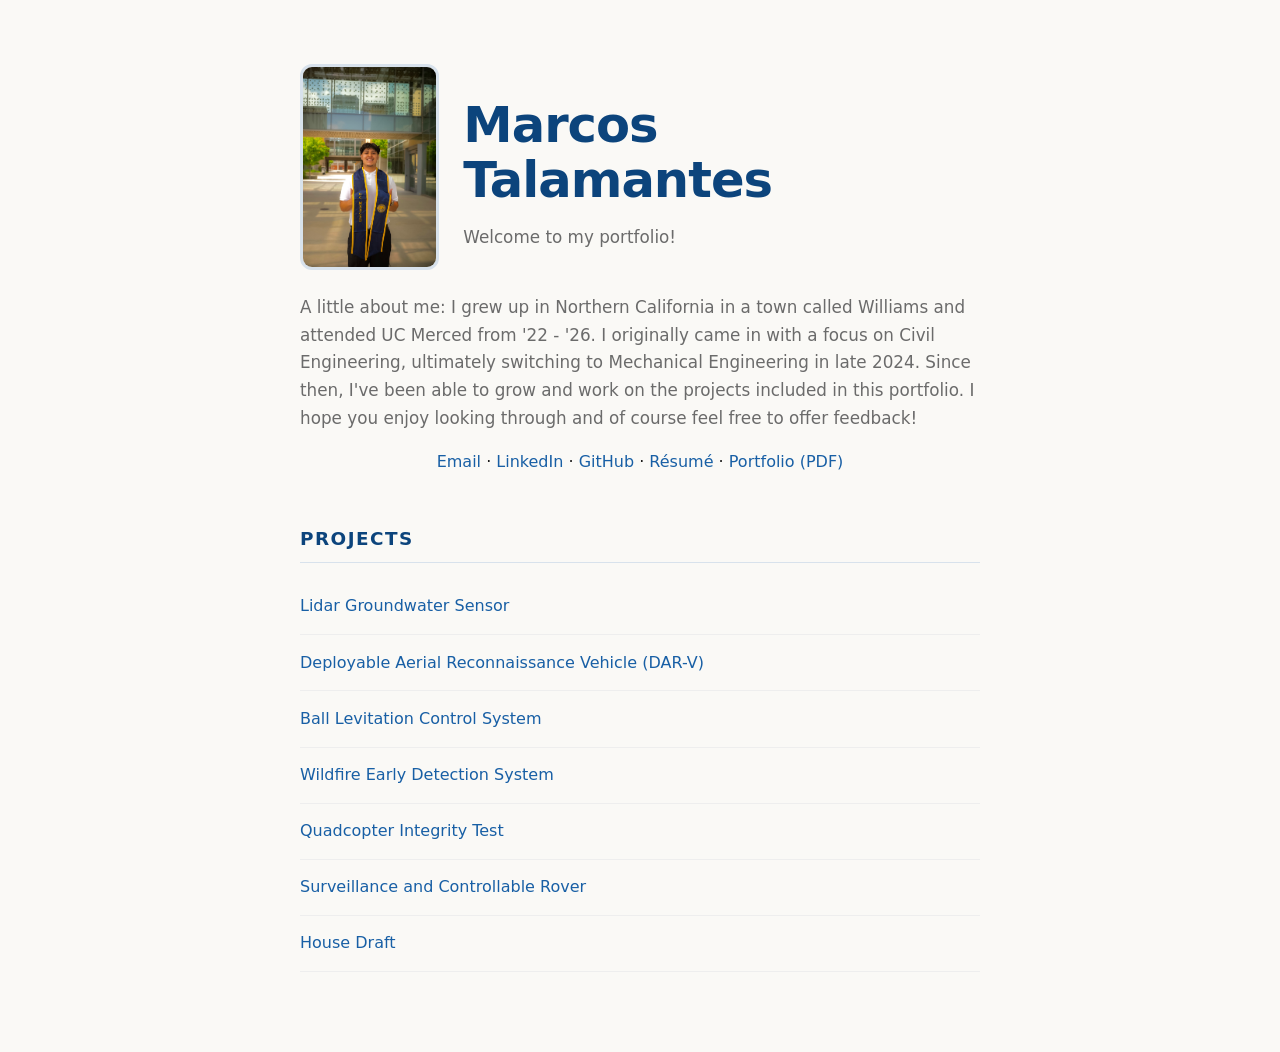
<file: index.html>
<!DOCTYPE html>
<html lang="en">
<head>
  <meta charset="UTF-8">
  <meta name="viewport" content="width=device-width, initial-scale=1.0">
  <title>Marcos Talamantes</title>
  <link rel="stylesheet" href="style.css">
</head>
<body>
  <div class="header">
    <img src="images/Headshot.jpg" alt="Marcos Talamantes" class="headshot">
    <div class="header-text">
      <h1>Marcos Talamantes</h1>
      <p class="tagline">Welcome to my portfolio!</p>
    </div>
  </div>

  <p class="tagline">A little about me: I grew up in Northern California in a town called Williams
    and attended UC Merced from '22 - '26. I originally came in with a focus
    on Civil Engineering, ultimately switching to Mechanical Engineering in late 2024. Since then, 
    I've been able to grow and work on the projects included in this portfolio. I hope you enjoy 
    looking through and of course feel free to offer feedback!
  </p>

  <p style="text-align: center;">
    <a href="mailto:Mtalamantes004@gmail.com">Email</a> &middot;
    <a href="https://www.linkedin.com/in/marcostal">LinkedIn</a> &middot;
    <a href="https://github.com/Mtalamantes1001">GitHub</a> &middot;
    <a href="files/Marcos_Talamantes_Resume.pdf" target="_blank">Résumé</a> &middot;
    <a href="files/Marcos_Talamantes_Portfolio.pdf" target="_blank">Portfolio (PDF)</a>
  </p>

  <h2>Projects</h2>
  <ul>
    <li><a href="projects/lidar-groundwater.html">Lidar Groundwater Sensor</a></li>
    <li><a href="projects/darv.html">Deployable Aerial Reconnaissance Vehicle (DAR-V)</a></li>
    <li><a href="projects/ball-levitation.html">Ball Levitation Control System</a></li>
    <li><a href="projects/wildfire.html">Wildfire Early Detection System</a></li>
    <li><a href="projects/quadcopter.html">Quadcopter Integrity Test</a></li>
    <li><a href="projects/scr-rover.html">Surveillance and Controllable Rover</a></li>
    <li><a href="projects/autocad-floorplan.html">House Draft</a></li>
  </ul>
</body>
</html>
</file>
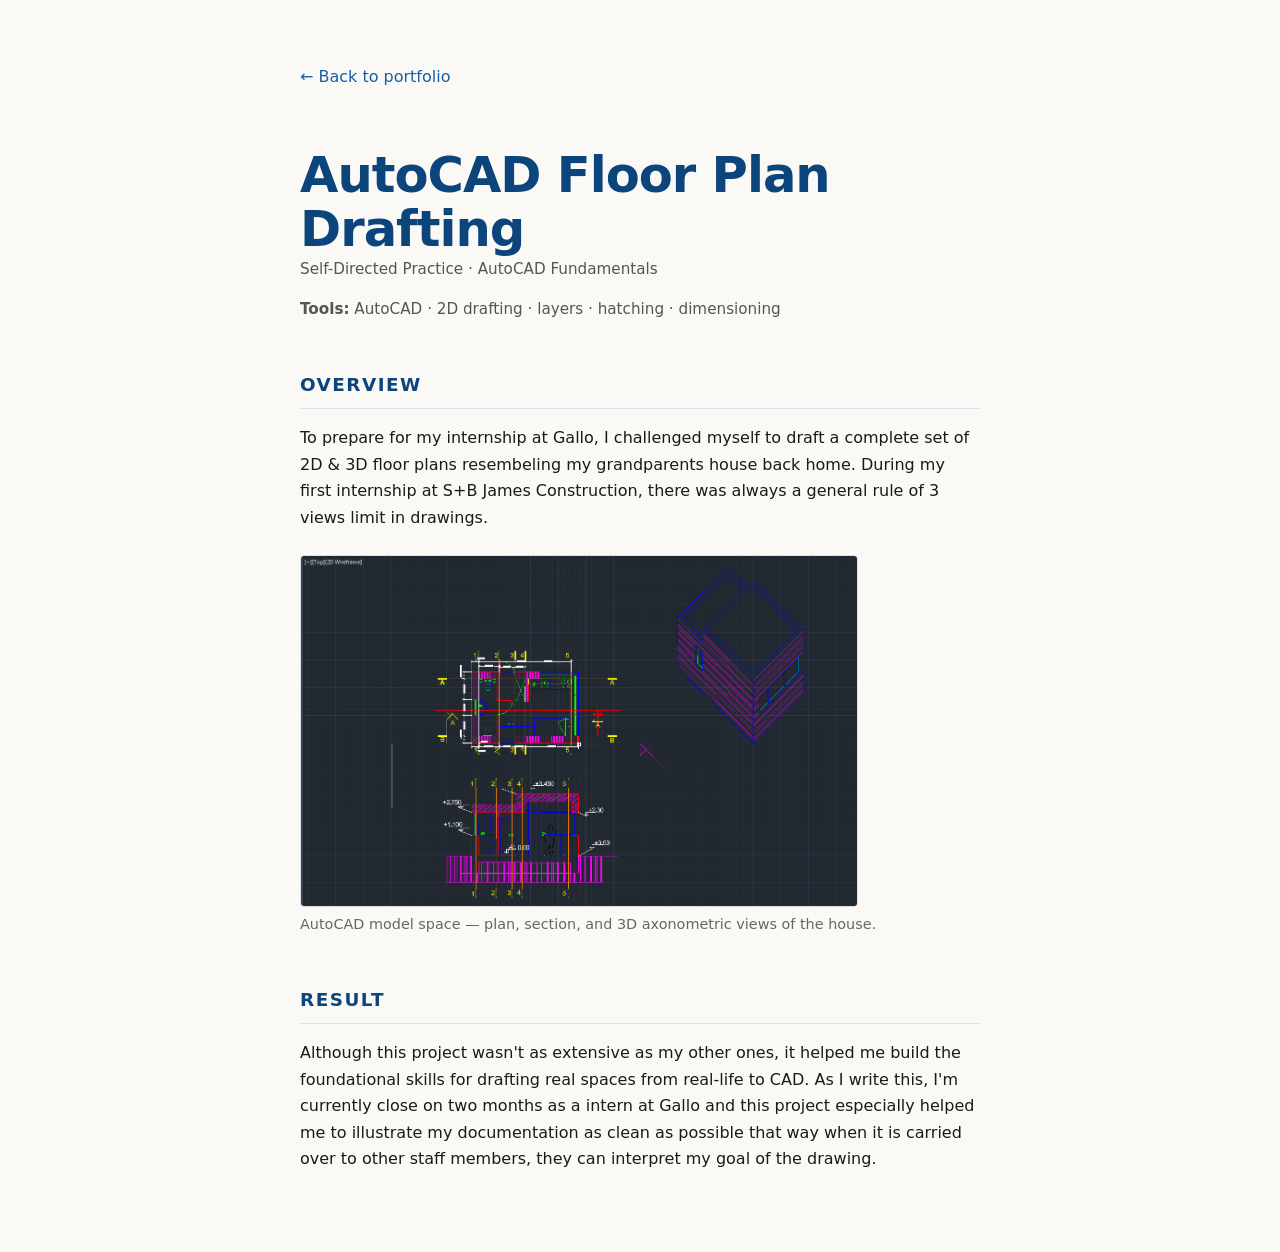
<file: projects/autocad-floorplan.html>
<!DOCTYPE html>
<html lang="en">
<head>
  <meta charset="UTF-8">
  <meta name="viewport" content="width=device-width, initial-scale=1.0">
  <title>AutoCAD Floor Plan Drafting — Marcos Talamantes</title>
  <link rel="stylesheet" href="../style.css">
  <style>
    /* Page-scoped styling only for elements the base stylesheet may not cover.
       Neutral on purpose so it won't fight your existing style.css. */
    .project-meta { color: #555; font-size: 0.95rem; margin-top: -0.25rem; }
    .tools { color: #555; font-size: 0.95rem; }
    figure { margin: 1.5rem 0; }
    figure img { max-width: 100%; height: auto; display: block; border: 1px solid #e0e0e0; }
    figcaption { font-size: 0.9rem; color: #666; margin-top: 0.4rem; }
    .back-link { display: inline-block; margin-bottom: 1.5rem; }
    /* Tighten the list section: real bullets, no dividers, no extra spacing */
    ul { list-style: disc; padding-left: 1.4rem; margin: 0.5rem 0; }
    ul li { margin: 0.2rem 0; padding: 0; border: none; }
  </style>
</head>
<body>
  <a class="back-link" href="../index.html">&larr; Back to portfolio</a>

  <h1>AutoCAD Floor Plan Drafting</h1>
  <p class="project-meta">Self-Directed Practice &middot; AutoCAD Fundamentals</p>
  <p class="tools"><strong>Tools:</strong> AutoCAD &middot; 2D drafting &middot; layers &middot; hatching &middot; dimensioning</p>

  <h2>Overview</h2>
  <p>
    To prepare for my internship at Gallo, I challenged myself to draft a complete set
    of 2D & 3D floor plans resembeling my grandparents house back home.
    During my first internship at S+B James Construction, there was always a general rule of 3 views limit in drawings. 
  </p>

  <figure>
    <img src="../images/autocad-overview.png" alt="AutoCAD model space showing a plan view, a section view, and a 3D axonometric view of the same house.">
    <figcaption>AutoCAD model space &mdash; plan, section, and 3D axonometric views of the house.</figcaption>
  </figure>

  <h2>Result</h2>
  <p>Although this project wasn't as extensive as my other ones, it helped me build the foundational skills for drafting real spaces from real-life to CAD. 
    As I write this, I'm currently close on two months as a intern at Gallo and this project especially helped me to illustrate my documentation as clean as possible 
    that way when it is carried over to other staff members, they can interpret my goal of the drawing.
  </p>
  
</body>
</html>
</file>
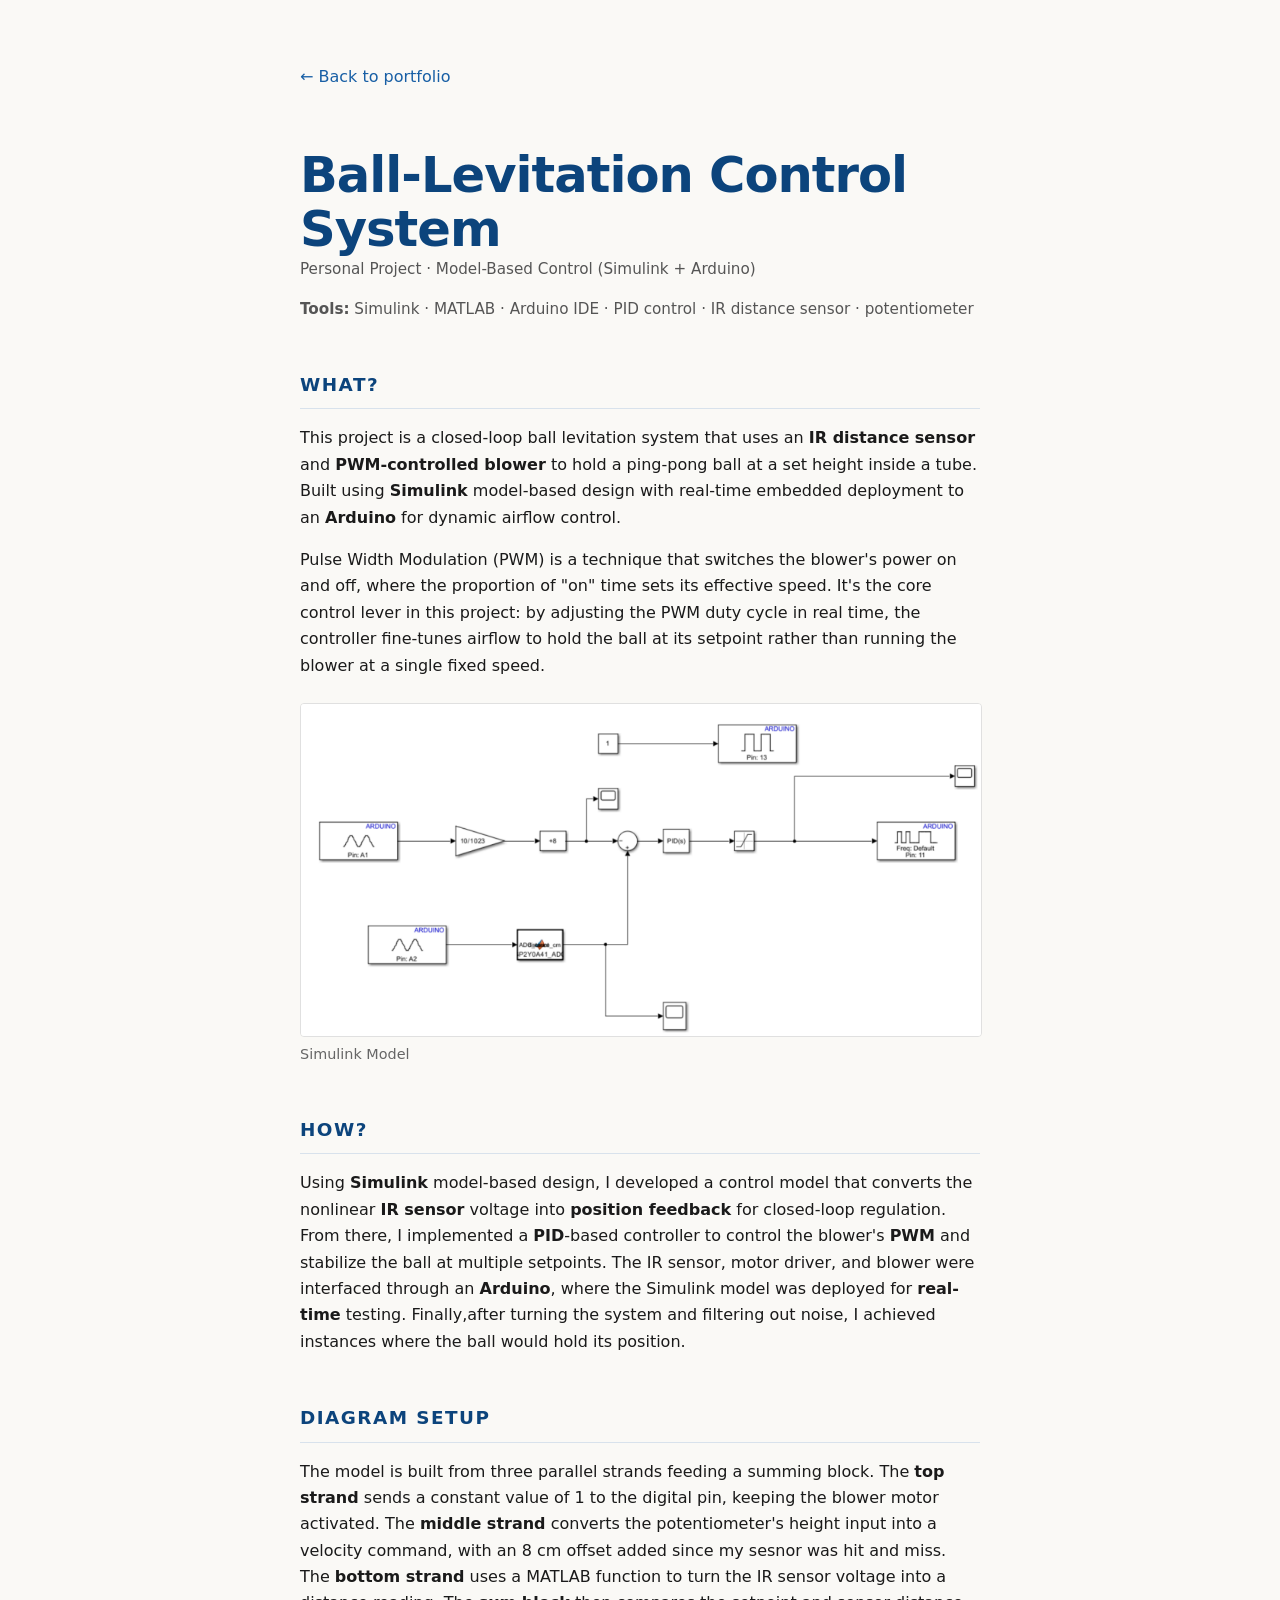
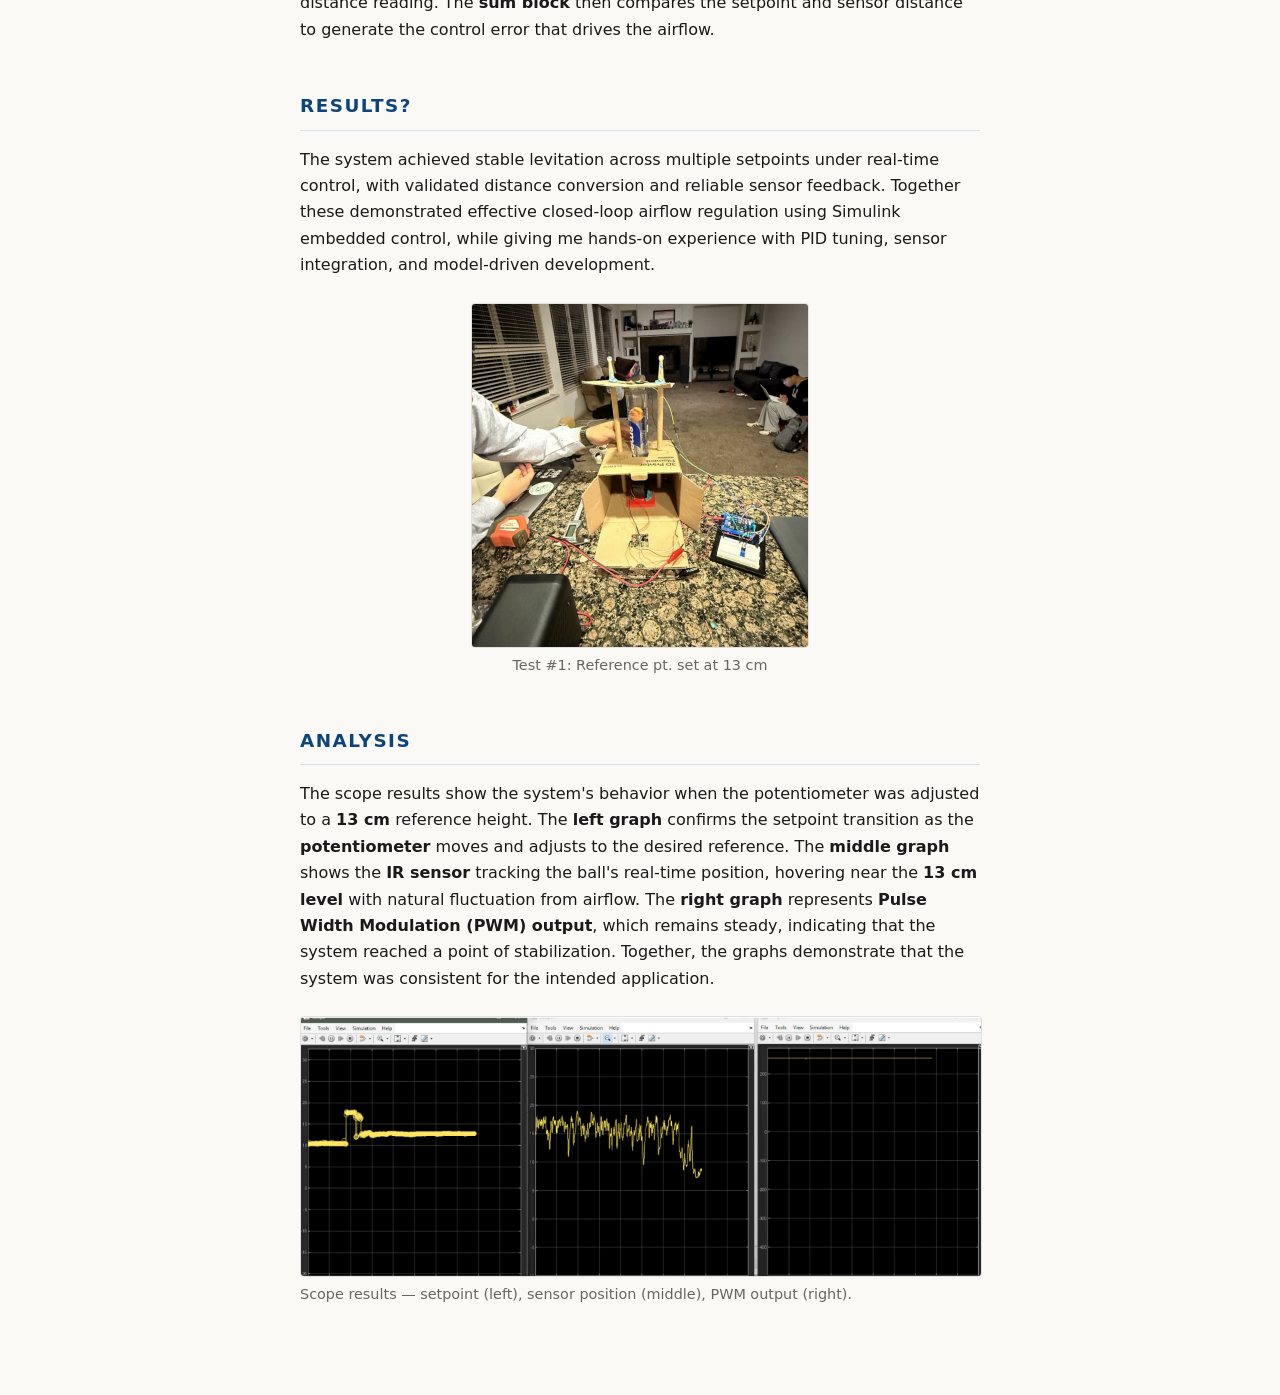
<file: projects/ball-levitation.html>
<!DOCTYPE html>
<html lang="en">
<head>
  <meta charset="UTF-8">
  <meta name="viewport" content="width=device-width, initial-scale=1.0">
  <title>Ball-Levitation Control System — Marcos Talamantes</title>
  <link rel="stylesheet" href="../style.css">
  <style>
    /* Page-scoped styling only for elements the base stylesheet may not cover.
       Neutral on purpose so it won't fight your existing style.css. */
    .project-meta { color: #555; font-size: 0.95rem; margin-top: -0.25rem; }
    .tools { color: #555; font-size: 0.95rem; }
    figure { margin: 1.5rem 0; }
    figure img { max-width: 100%; height: auto; display: block; border: 1px solid #e0e0e0; }
    figcaption { font-size: 0.9rem; color: #666; margin-top: 0.4rem; }
    .back-link { display: inline-block; margin-bottom: 1.5rem; }
    /* Tighten the list sections: real bullets, no dividers, no extra spacing */
    ul { list-style: disc; padding-left: 1.4rem; margin: 0.5rem 0; }
    ul li { margin: 0.2rem 0; padding: 0; border: none; }
    /* Center a specific figure (image + caption) */
    figure.centered { text-align: center; }
    figure.centered img { margin: 0 auto; }
  </style>
</head>
<body>
  <a class="back-link" href="../index.html">&larr; Back to portfolio</a>

  <h1>Ball-Levitation Control System</h1>
  <p class="project-meta">Personal Project &middot; Model-Based Control (Simulink + Arduino)</p>
  <p class="tools"><strong>Tools:</strong> Simulink &middot; MATLAB &middot; Arduino IDE &middot; PID control &middot; IR distance sensor &middot; potentiometer</p>

  <h2>What?</h2>
  <p>
    This project is a closed-loop ball levitation system that uses an
    <strong>IR distance sensor</strong> and <strong>PWM-controlled blower</strong>
    to hold a ping-pong ball at a set height inside a tube. Built using
    <strong>Simulink</strong> model-based design with real-time embedded deployment
    to an <strong>Arduino</strong> for dynamic airflow control.
  </p>
  <p>
    Pulse Width Modulation (PWM) is a technique that switches the blower's
    power on and off, where the proportion of "on" time sets its
    effective speed. It's the core control lever in this project: by adjusting the
    PWM duty cycle in real time, the controller fine-tunes airflow to hold the ball
    at its setpoint rather than running the blower at a single fixed speed.
  </p>

  <figure>
    <img src="../images/ball-levitation-simulink.png" alt="Simulink block diagram of the closed-loop ball levitation control system, showing sensor input, PID controller, and PWM blower output.">
    <figcaption>Simulink Model</figcaption>
  </figure>

  <h2>How?</h2>
  <p>
    Using <strong>Simulink</strong> model-based design, I developed a control model
    that converts the nonlinear <strong>IR sensor</strong> voltage into
    <strong>position feedback</strong> for closed-loop regulation. From there, I
    implemented a <strong>PID</strong>-based controller to control the blower's
    <strong>PWM</strong> and stabilize the ball at multiple setpoints. The IR sensor,
    motor driver, and blower were interfaced through an <strong>Arduino</strong>,
    where the Simulink model was deployed for <strong>real-time</strong> testing.
    Finally,after turning the system and filtering out noise, I achieved instances where the ball would hold its position. 
  </p>

  <h2>Diagram Setup</h2>
  <p>
    The model is built from three parallel strands feeding a summing block. The
    <strong>top strand</strong> sends a constant value of 1 to the digital pin,
    keeping the blower motor activated. The <strong>middle strand</strong> converts
    the potentiometer's height input into a velocity command, with an 8&nbsp;cm
    offset added since my sesnor was hit and miss. The <strong>bottom strand</strong> uses a
    MATLAB function to turn the IR sensor voltage into a distance reading. The
    <strong>sum block</strong> then compares the setpoint and sensor distance to
    generate the control error that drives the airflow.
  </p>

  <h2>Results?</h2>
  <p>
    The system achieved stable levitation across multiple setpoints under real-time
    control, with validated distance conversion and reliable sensor feedback.
    Together these demonstrated effective closed-loop airflow regulation using
    Simulink embedded control, while giving me hands-on experience with
    PID tuning, sensor integration, and model-driven development.
  </p>

  <figure class="centered">
    <img src="../images/ball-levitation-test1.png" alt="Physical test setup of the ball levitation system with the reference point set at 13 cm.">
    <figcaption>Test #1: Reference pt. set at 13&nbsp;cm</figcaption>
  </figure>

  <h2>Analysis</h2>
  <p>
    The scope results show the system's behavior when the potentiometer was
    adjusted to a <strong>13&nbsp;cm</strong> reference height. The
    <strong>left graph</strong> confirms the setpoint transition as the
    <strong>potentiometer</strong> moves and adjusts to the desired reference. The
    <strong>middle graph</strong> shows the <strong>IR sensor</strong> tracking the
    ball's real-time position, hovering near the <strong>13&nbsp;cm level</strong>
    with natural fluctuation from airflow. The <strong>right graph</strong>
    represents <strong>Pulse Width Modulation (PWM) output</strong>, which remains
    steady, indicating that the system reached a point of stabilization. Together,
    the graphs demonstrate that the system was consistent for the intended
    application.
  </p>

  <figure>
    <img src="../images/ball-levitation-scopes.png" alt="Three Simulink scope graphs: setpoint transition (left), IR sensor position tracking near 13 cm (middle), and steady PWM output (right).">
    <figcaption>Scope results &mdash; setpoint (left), sensor position (middle), PWM output (right).</figcaption>
  </figure>
</body>
</html>
</file>
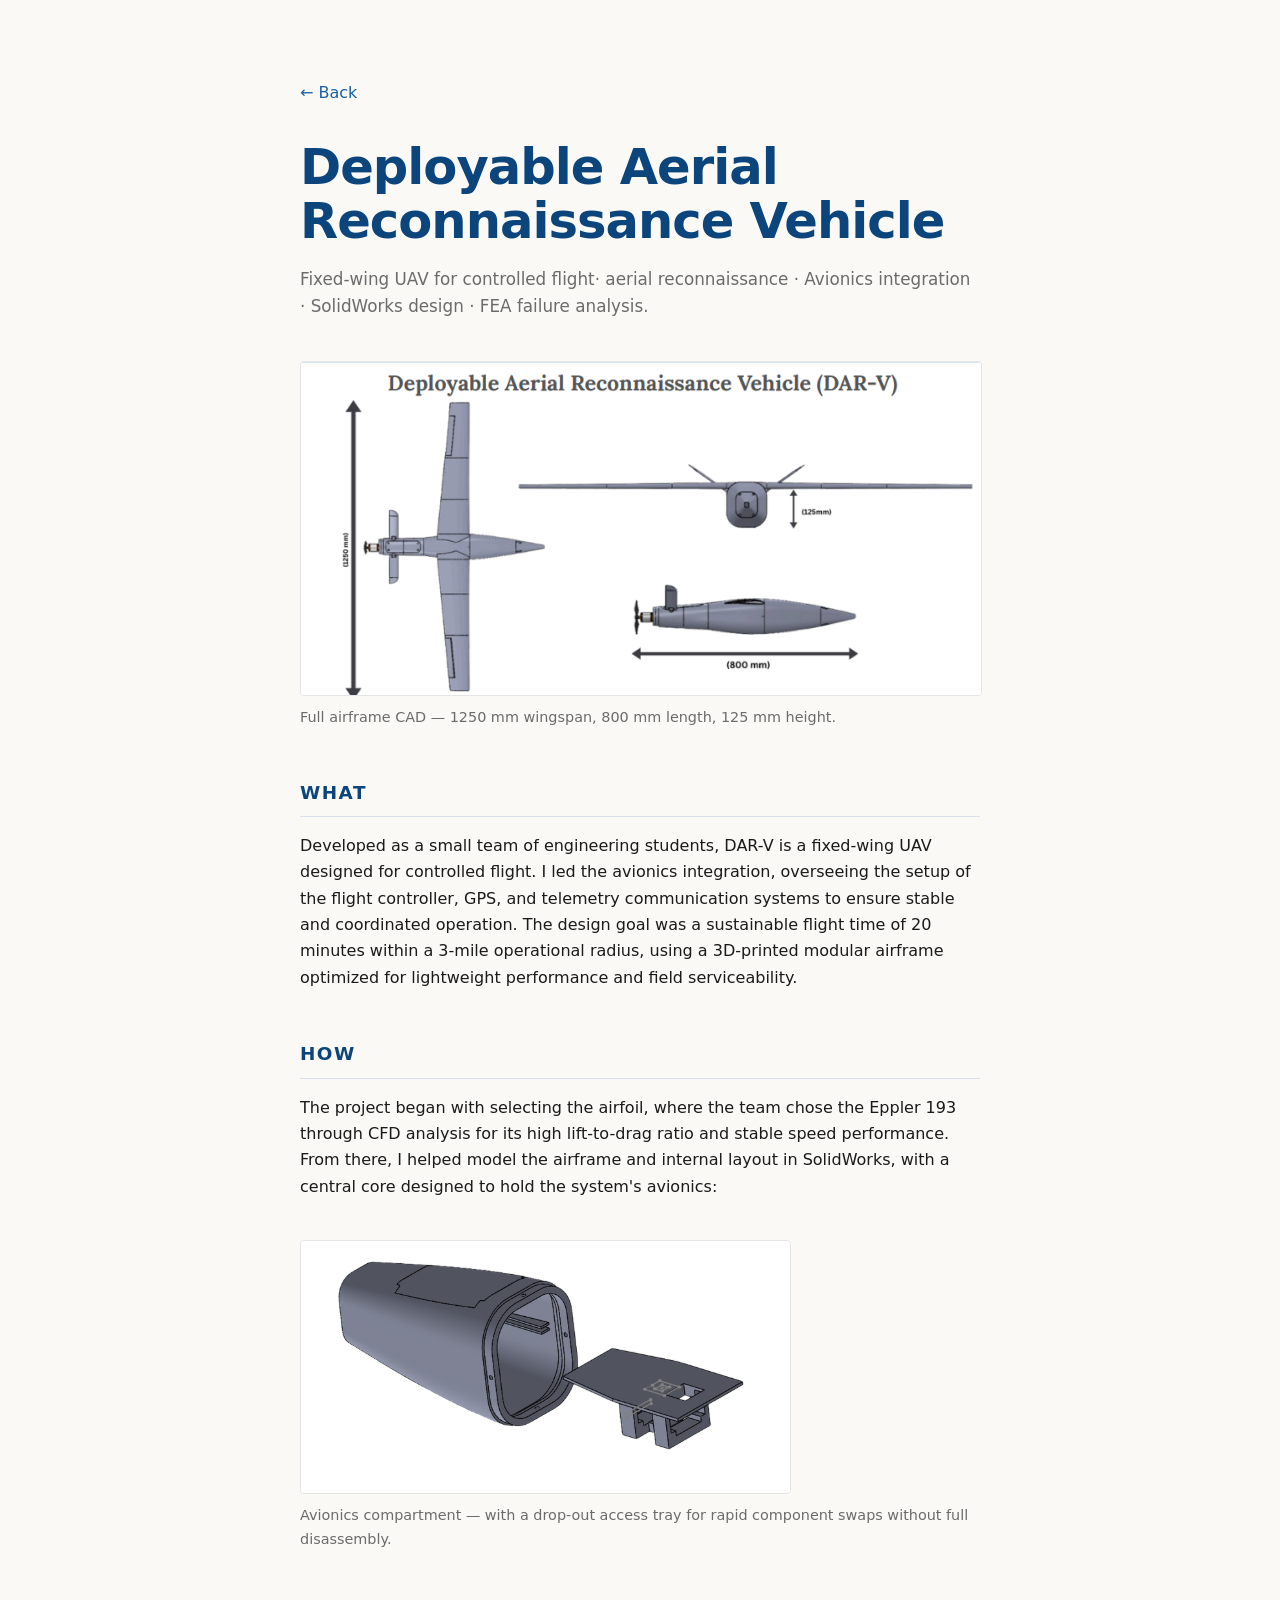
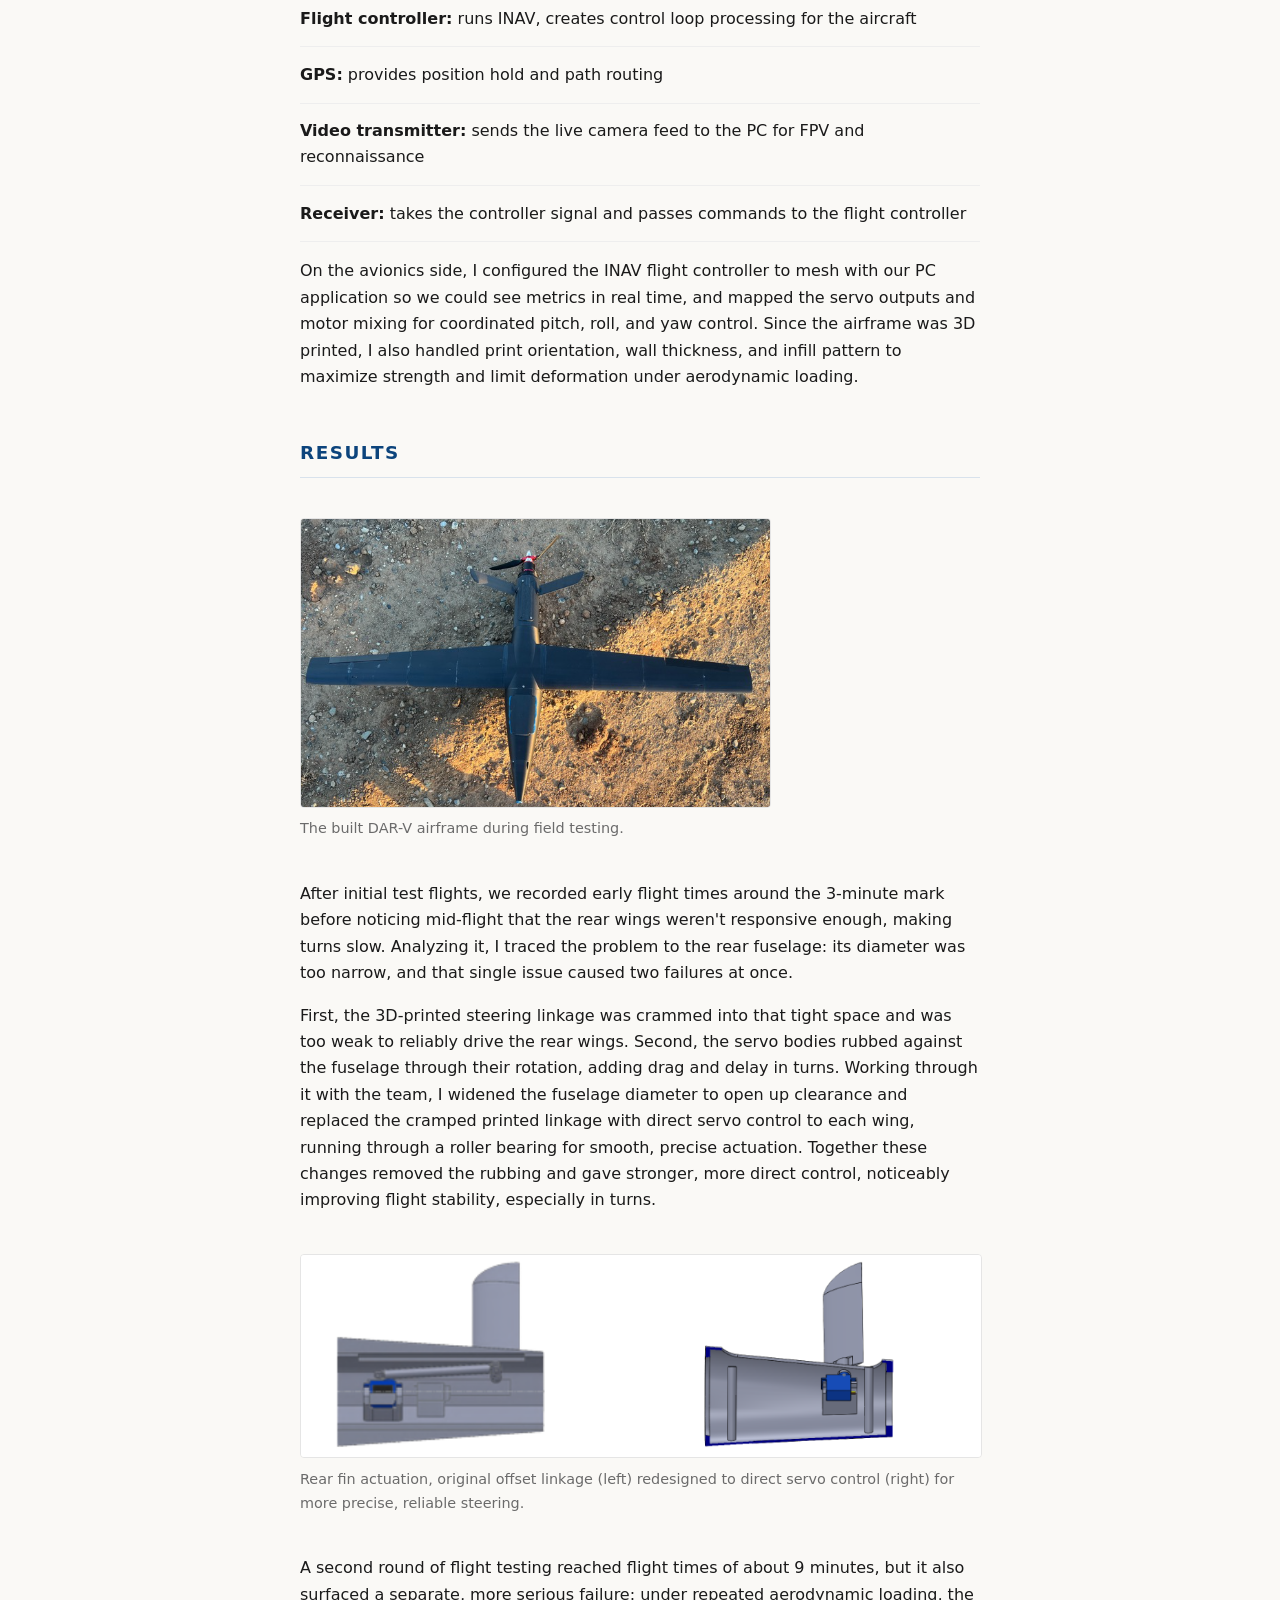
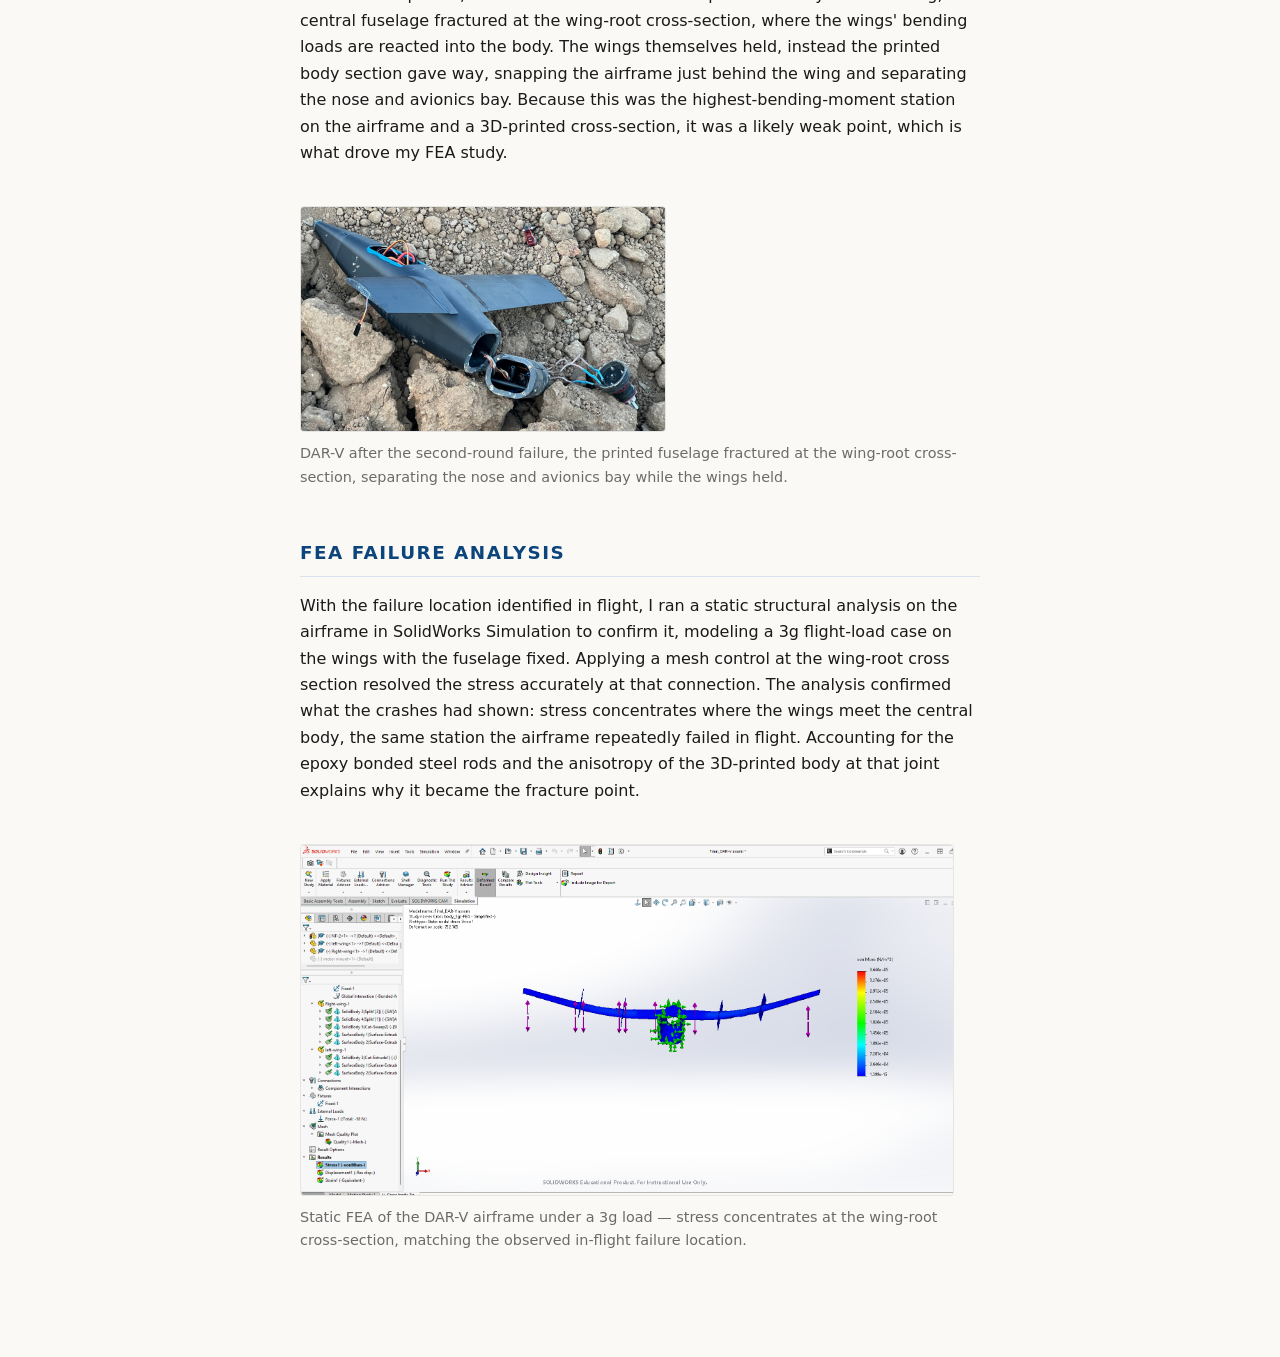
<file: projects/darv.html>
<!DOCTYPE html>
<html lang="en">
<head>
  <meta charset="UTF-8">
  <meta name="viewport" content="width=device-width, initial-scale=1.0">
  <link rel="stylesheet" href="../style.css">
  <title>Deployable Aerial Reconnaissance Vehicle (DAR-V) — Marcos Talamantes</title>
  <link rel="stylesheet" href="../style.css">
</head>
<body>
  <p><a href="../index.html">&larr; Back</a></p>

  <h1>Deployable Aerial Reconnaissance Vehicle </h1>
  <p class="tagline">Fixed-wing UAV for controlled flight&middot; aerial reconnaissance &middot; Avionics integration &middot; SolidWorks design &middot; FEA failure analysis.</p>

  <figure>
    <img src="../images/darv_threeview.png" alt="DAR-V three-view CAD with dimensions: 1250 mm span, 800 mm length, 125 mm height">
    <figcaption>Full airframe CAD &mdash; 1250 mm wingspan, 800 mm length, 125 mm height.</figcaption>
  </figure>

  <h2>What</h2>
  <p>Developed as a small team of engineering students, DAR-V is a fixed-wing UAV designed for controlled flight. I led the avionics integration, overseeing the setup of the flight controller, GPS, and telemetry communication systems to ensure stable and coordinated operation. The design goal was a sustainable flight time of 20 minutes within a 3-mile operational radius, using a 3D-printed modular airframe optimized for lightweight performance and field serviceability.</p>

  <h2>How</h2>
  <p>
    The project began with selecting the airfoil, where the team chose the Eppler 193
    through CFD analysis for its high lift-to-drag ratio and stable speed performance.
    From there, I helped model the airframe and internal layout in SolidWorks, with a
    central core designed to hold the system's avionics:
  </p>

<figure>
    <img src="../images/darv_avionics.png" alt="DAR-V avionics compartment CAD with drop-out access tray">
    <figcaption>Avionics compartment &mdash; with a drop-out access tray for rapid component swaps without full disassembly.</figcaption>
  </figure>

  <ul>
    <li><strong>Flight controller:</strong> runs INAV, creates control loop processing for the aircraft</li>
    <li><strong>GPS:</strong> provides position hold and path routing</li>
    <li><strong>Video transmitter:</strong> sends the live camera feed to the PC for FPV and reconnaissance</li>
    <li><strong>Receiver:</strong> takes the controller signal and passes commands to the flight controller</li>
  </ul>
  <p>
    On the avionics side, I configured the INAV flight controller to mesh with our PC
    application so we could see metrics in real time, and mapped the servo outputs and
    motor mixing for coordinated pitch, roll, and yaw control. Since the airframe was 3D
    printed, I also handled print orientation, wall thickness, and infill pattern to
    maximize strength and limit deformation under aerodynamic loading.
  </p>

  
<h2>Results</h2>

  <figure>
    <img src="../images/darv_built.png" alt="Built DAR-V airframe during field testing">
    <figcaption>The built DAR-V airframe during field testing.</figcaption>
  </figure>

  <p>
    After initial test flights, we recorded early flight times around the 3-minute mark
    before noticing mid-flight that the rear wings weren't responsive enough, making turns
    slow. Analyzing it, I traced the problem to the rear fuselage: its diameter was too
    narrow, and that single issue caused two failures at once.
  </p>
  <p>
    First, the 3D-printed steering linkage was crammed into that tight space and was too
    weak to reliably drive the rear wings. Second, the servo bodies rubbed against the
    fuselage through their rotation, adding drag and delay in turns. Working through it with
    the team, I widened the fuselage diameter to open up clearance and replaced the cramped
    printed linkage with direct servo control to each wing, running through a roller bearing
    for smooth, precise actuation. Together these changes removed the rubbing and gave
    stronger, more direct control, noticeably improving flight stability, especially in
    turns.
  </p>

  <figure>
    <img src="../images/darv_finredesign.png" alt="Rear fin actuation: original offset linkage versus direct-mount redesign">
    <figcaption>Rear fin actuation, original offset linkage (left) redesigned to direct servo control (right) for more precise, reliable steering.</figcaption>
  </figure>

  <p>
    A second round of flight testing reached flight times of about 9 minutes, but it also
    surfaced a separate, more serious failure: under repeated aerodynamic loading, the
    central fuselage fractured at the wing-root cross-section, where the wings' bending
    loads are reacted into the body. The wings themselves held, instead the printed body
    section gave way, snapping the airframe just behind the wing and separating the nose and
    avionics bay. Because this was the highest-bending-moment station on the airframe and a
    3D-printed cross-section, it was a likely weak point, which is what drove my FEA study.
  </p>

  <figure>
    <img src="../images/darv_broken.png" alt="DAR-V after in-flight failure: fuselage fractured at the wing-root cross-section, nose and avionics bay separated, wings intact">
    <figcaption>DAR-V after the second-round failure, the printed fuselage fractured at the wing-root cross-section, separating the nose and avionics bay while the wings held.</figcaption>
  </figure>

 <h2>FEA Failure Analysis</h2>
  <p>
    With the failure location identified in flight, I ran a static structural analysis on
    the airframe in SolidWorks Simulation to confirm it, modeling a 3g flight-load case on
    the wings with the fuselage fixed. Applying a mesh control at the wing-root cross 
    section resolved the stress accurately at that connection. The analysis confirmed what
    the crashes had shown: stress concentrates where the wings meet the central body, the
    same station the airframe repeatedly failed in flight. Accounting for the epoxy bonded
    steel rods and the anisotropy of the 3D-printed body at that joint explains why it
    became the fracture point.
  </p>

<figure>
    <img src="../images/darv_fea.png" alt="DAR-V airframe von Mises stress plot under 3g loading">
    <figcaption>Static FEA of the DAR-V airframe under a 3g load &mdash; stress concentrates at the wing-root cross-section, matching the observed in-flight failure location.</figcaption>
  </figure>

</body>
</html>
</file>
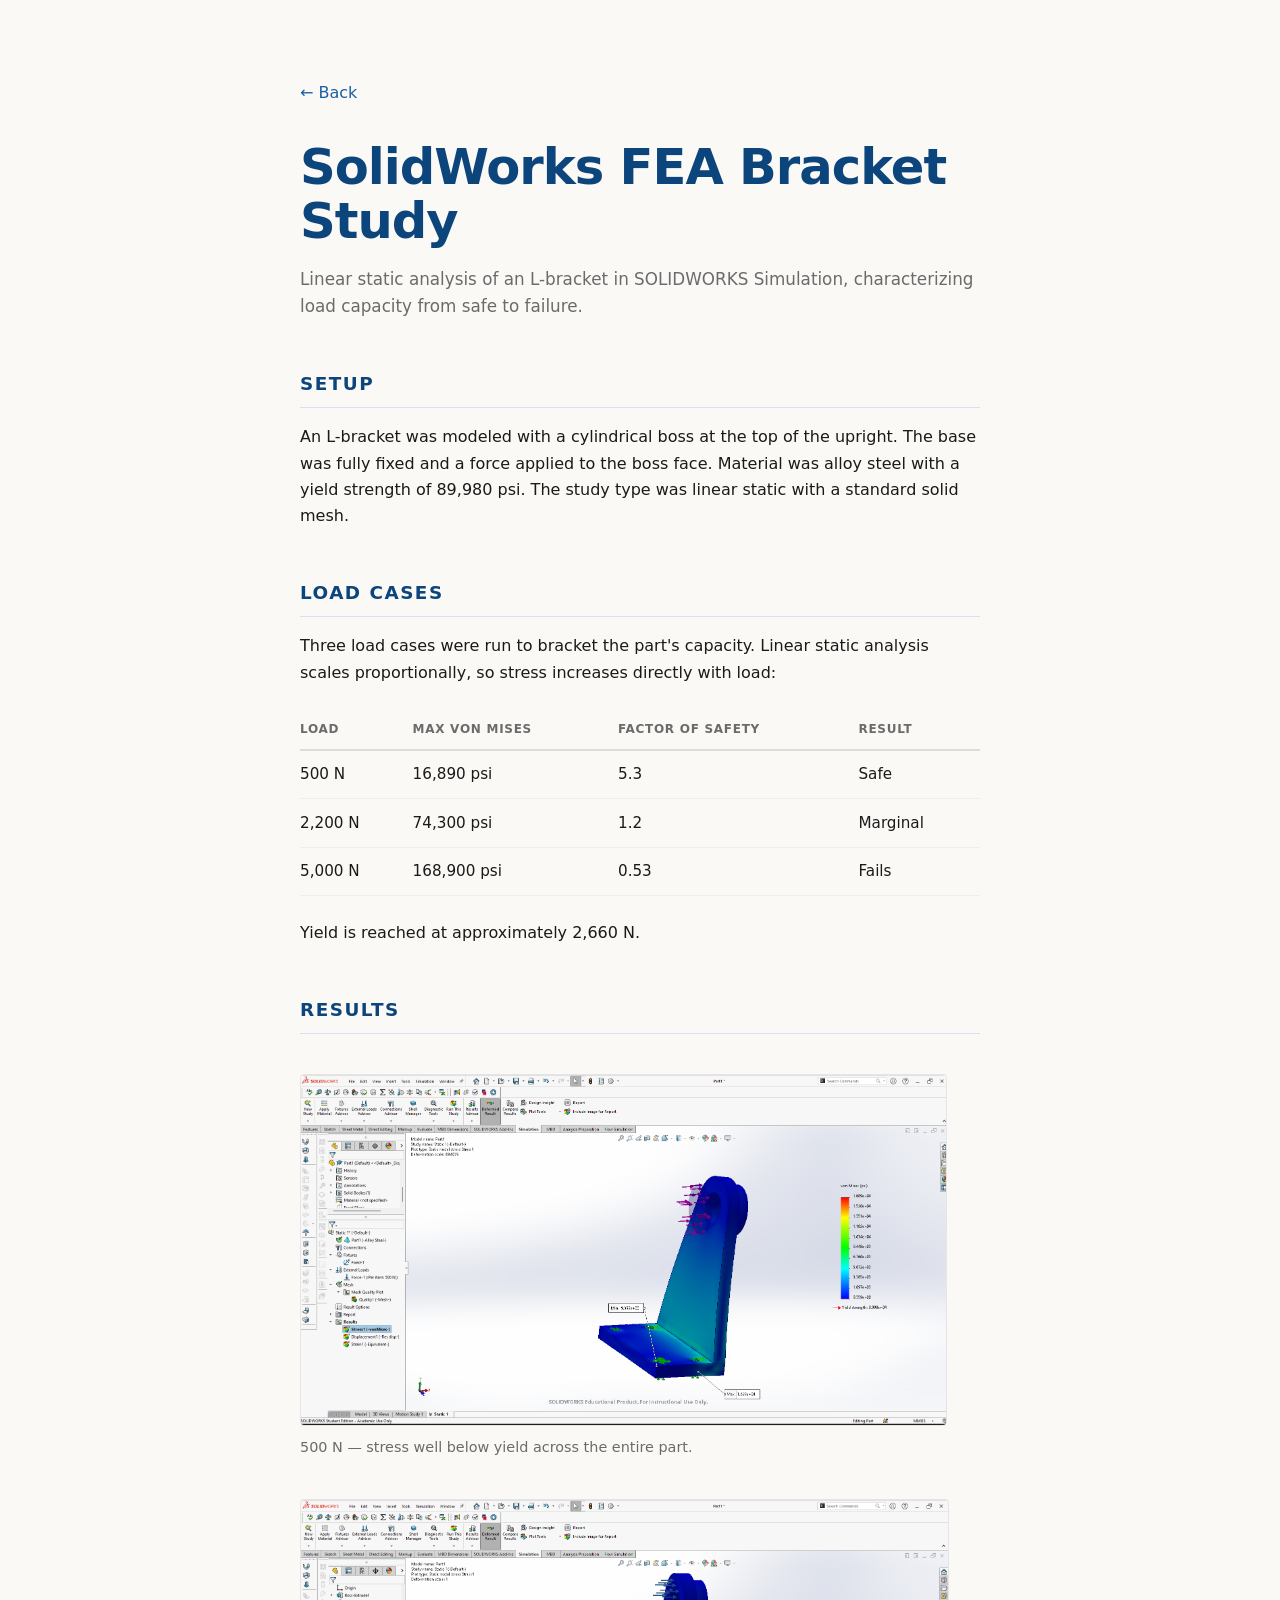
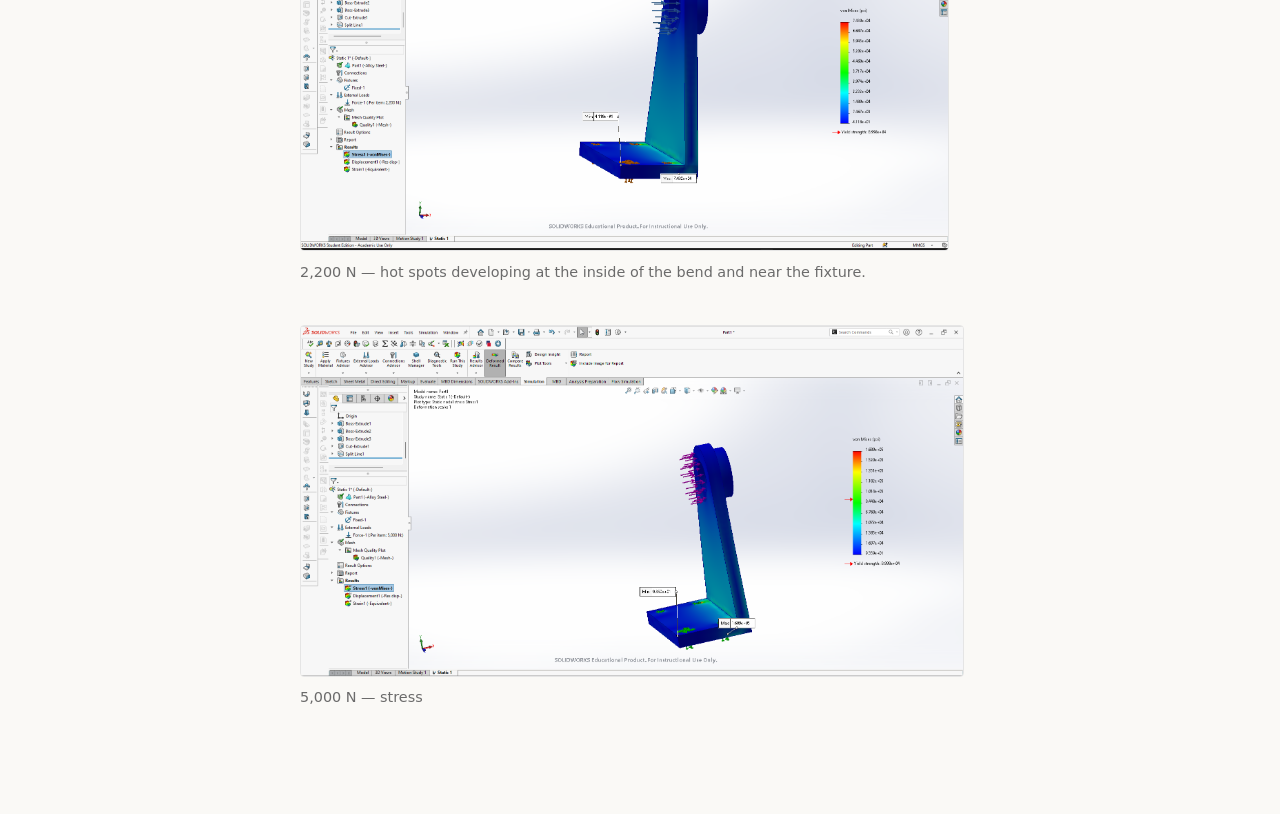
<file: projects/fea-bracket.html>
<!DOCTYPE html>
<html lang="en">
<head>
  <meta charset="UTF-8">
  <meta name="viewport" content="width=device-width, initial-scale=1.0">
  <title>SolidWorks FEA Bracket Study — Marcos Talamantes</title>
  <link rel="stylesheet" href="../style.css">
</head>
<body>
  <p><a href="../index.html">&larr; Back</a></p>

  <h1>SolidWorks FEA Bracket Study</h1>
  <p class="tagline">Linear static analysis of an L-bracket in SOLIDWORKS Simulation, characterizing load capacity from safe to failure.</p>

  <h2>Setup</h2>
  <p>An L-bracket was modeled with a cylindrical boss at the top of the upright. The base was fully fixed and a force applied to the boss face. Material was alloy steel with a yield strength of 89,980 psi. The study type was linear static with a standard solid mesh.</p>

  <h2>Load Cases</h2>
  <p>Three load cases were run to bracket the part's capacity. Linear static analysis scales proportionally, so stress increases directly with load:</p>

  <table>
    <tr>
      <th>Load</th>
      <th>Max von Mises</th>
      <th>Factor of Safety</th>
      <th>Result</th>
    </tr>
    <tr>
      <td>500 N</td>
      <td>16,890 psi</td>
      <td>5.3</td>
      <td>Safe</td>
    </tr>
    <tr>
      <td>2,200 N</td>
      <td>74,300 psi</td>
      <td>1.2</td>
      <td>Marginal</td>
    </tr>
    <tr>
      <td>5,000 N</td>
      <td>168,900 psi</td>
      <td>0.53</td>
      <td>Fails</td>
    </tr>
  </table>

  <p>Yield is reached at approximately 2,660 N.</p>

  <h2>Results</h2>

  <figure>
    <img src="../images/bracket-500n.png" alt="von Mises stress plot at 500 N">
    <figcaption>500 N — stress well below yield across the entire part.</figcaption>
  </figure>

  <figure>
    <img src="../images/bracket-2200n.png" alt="von Mises stress plot at 2,200 N">
    <figcaption>2,200 N — hot spots developing at the inside of the bend and near the fixture.</figcaption>
  </figure>

  <figure>
    <img src="../images/bracket-5000n.png" alt="von Mises stress plot at 5,000 N">
    <figcaption>5,000 N — stress
</file>
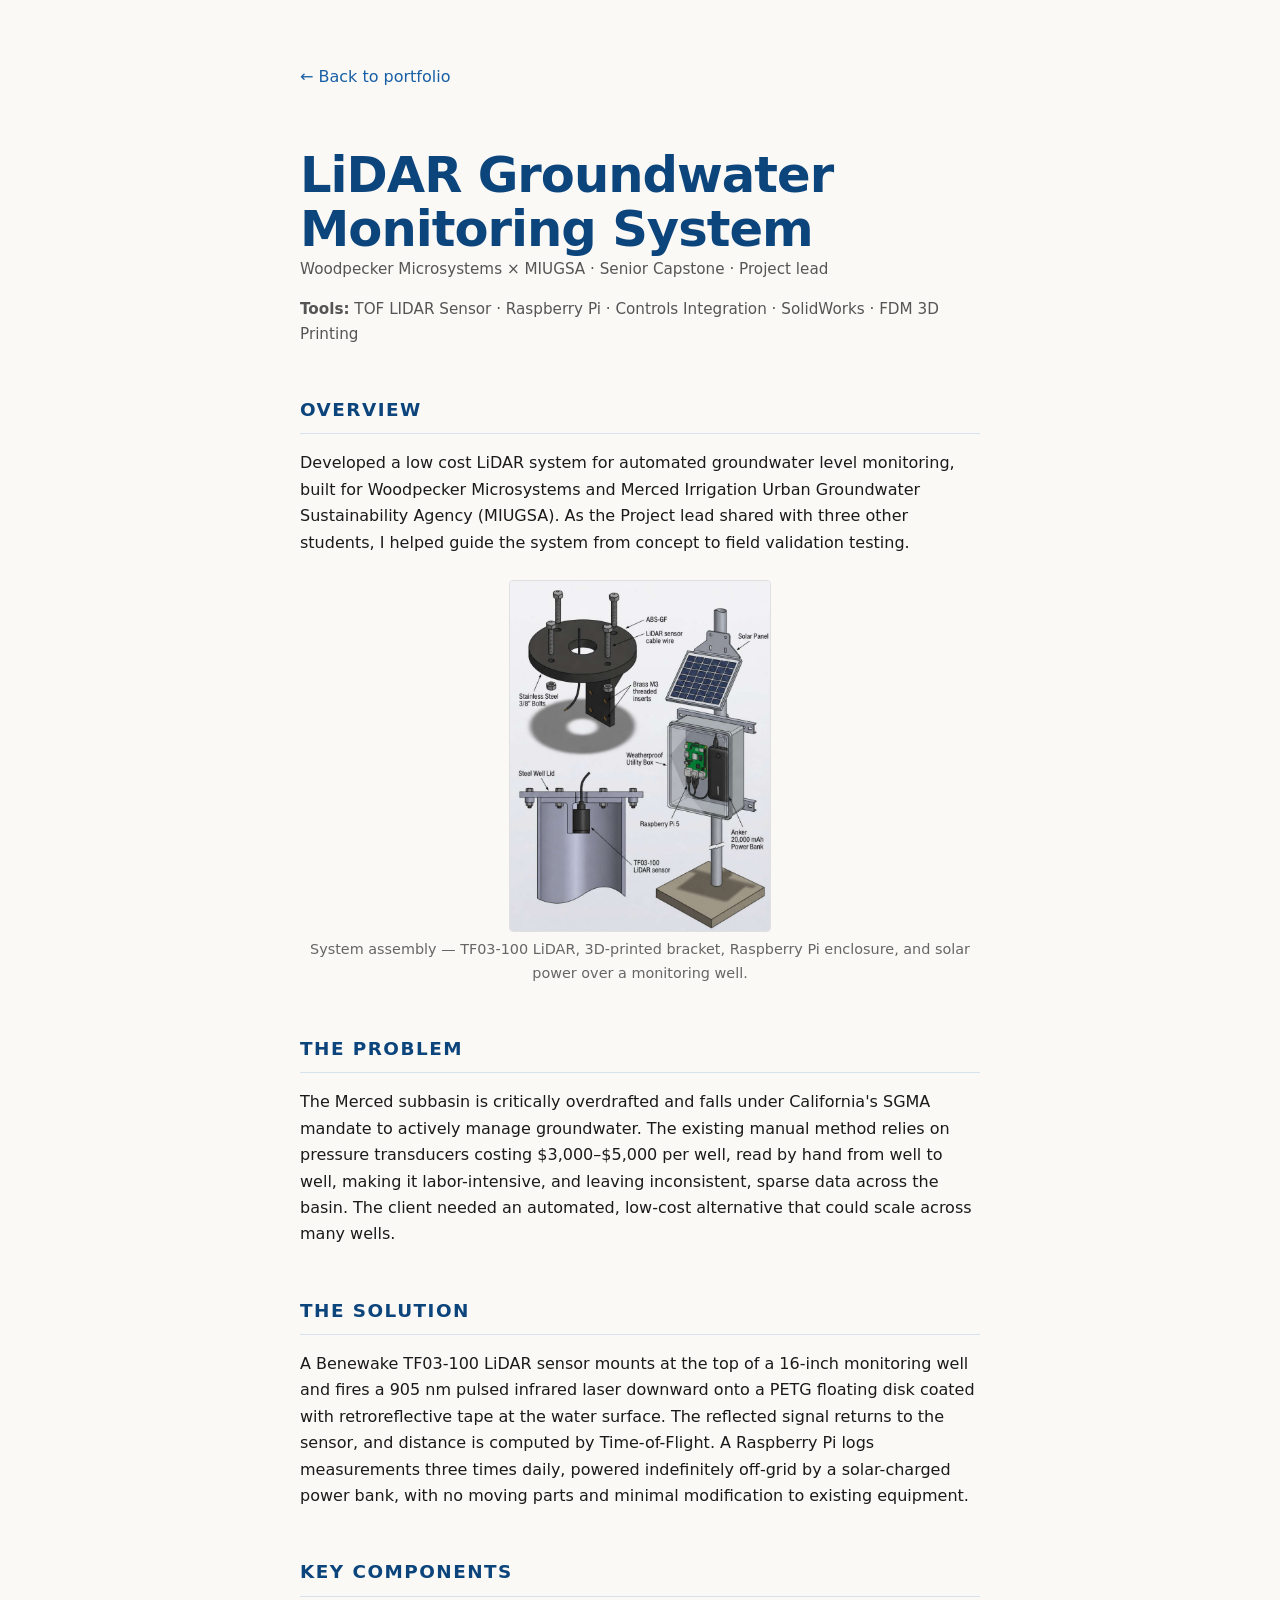
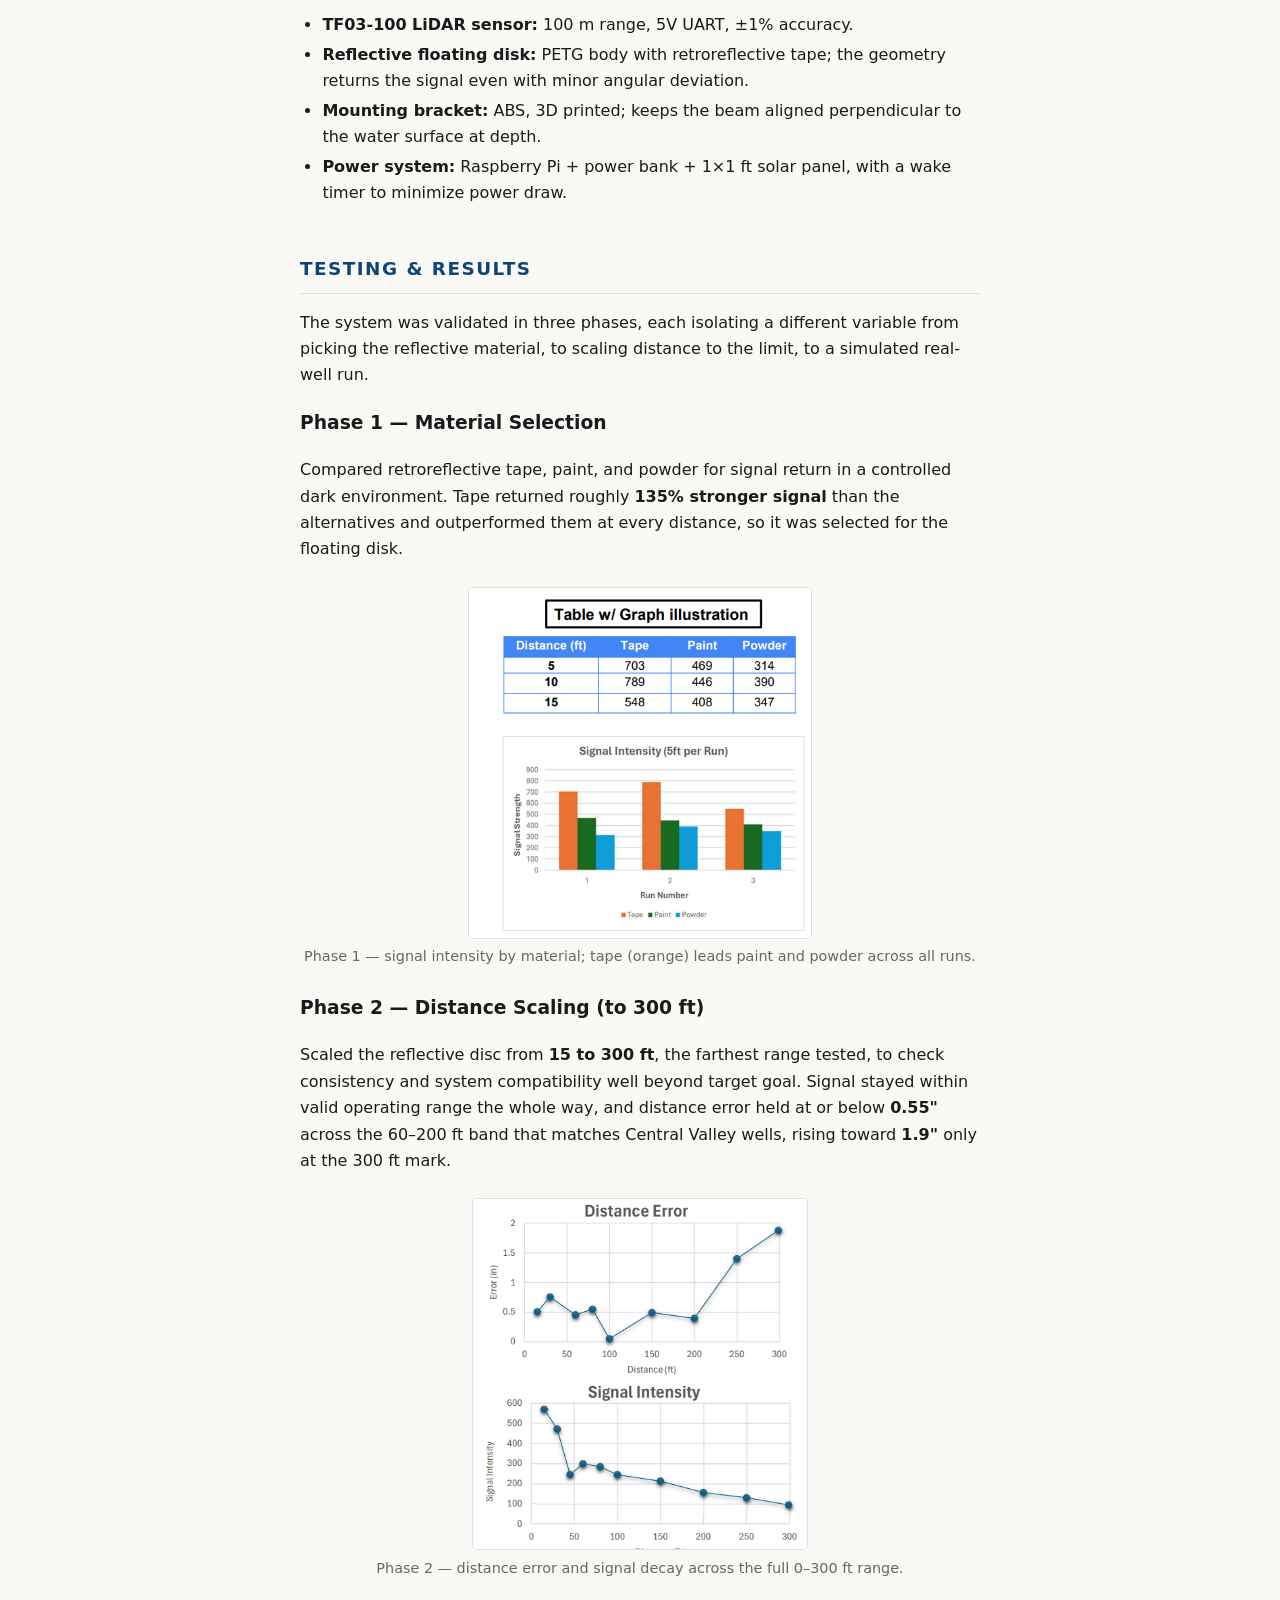
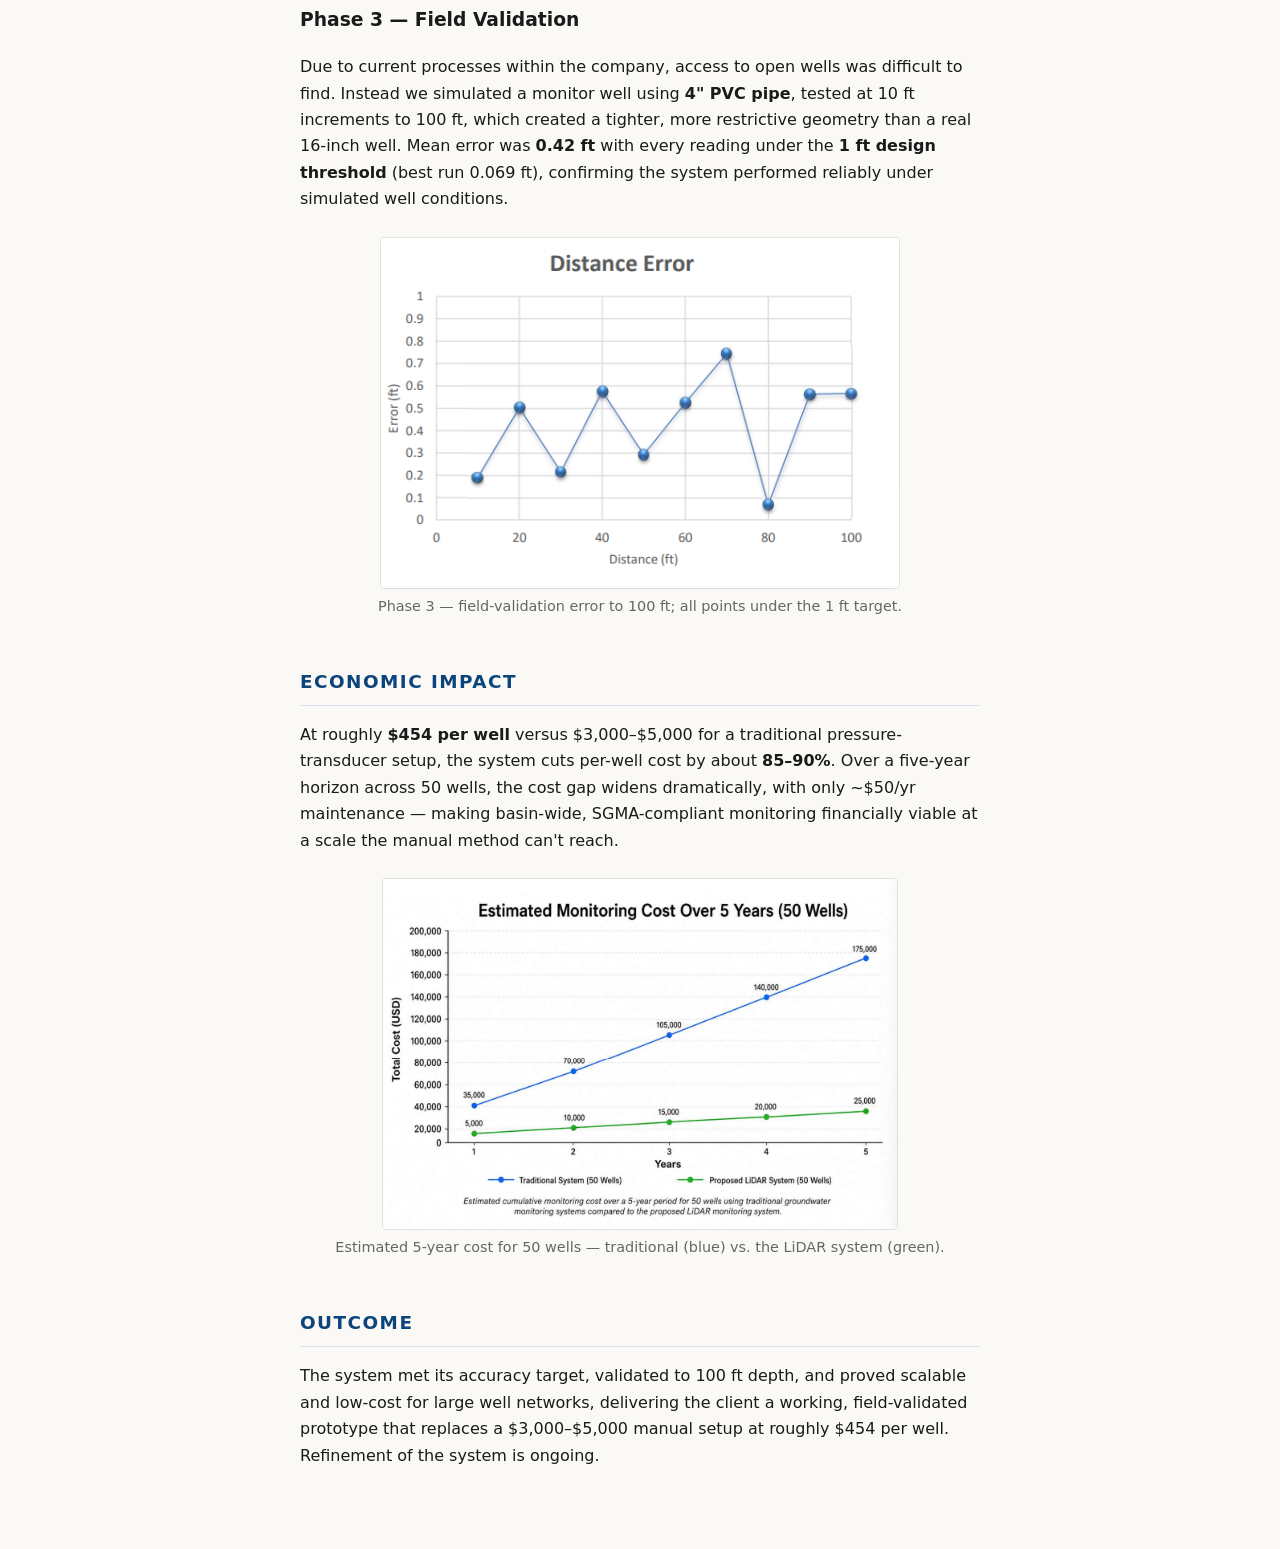
<file: projects/lidar-groundwater.html>
<!DOCTYPE html>
<html lang="en">
<head>
  <meta charset="UTF-8">
  <meta name="viewport" content="width=device-width, initial-scale=1.0">
  <title>LiDAR Groundwater Monitoring System — Marcos Talamantes</title>
  <link rel="stylesheet" href="../style.css">
  <style>
    /* Page-scoped styling only for elements the base stylesheet may not cover.
       Neutral on purpose so it won't fight your existing style.css. */
    .project-meta { color: #555; font-size: 0.95rem; margin-top: -0.25rem; }
    .tools { color: #555; font-size: 0.95rem; }
    figure { margin: 1.5rem 0; }
    figure img { max-width: 100%; height: auto; display: block; border: 1px solid #e0e0e0; }
    figcaption { font-size: 0.9rem; color: #666; margin-top: 0.4rem; }
    .back-link { display: inline-block; margin-bottom: 1.5rem; }
    /* Tighten the list sections: real bullets, no dividers, no extra spacing */
    ul { list-style: disc; padding-left: 1.4rem; margin: 0.5rem 0; }
    ul li { margin: 0.2rem 0; padding: 0; border: none; }
    /* Center a single figure (image + caption) */
    figure.centered { text-align: center; }
    figure.centered img { margin: 0 auto; }
    /* Two figures side by side; stacks on narrow screens */
    .figure-row { display: flex; gap: 1rem; flex-wrap: wrap; margin: 1.5rem 0; }
    .figure-row figure { flex: 1 1 45%; min-width: 240px; margin: 0; }
  </style>
</head>
<body>
  <a class="back-link" href="../index.html">&larr; Back to portfolio</a>

  <h1>LiDAR Groundwater Monitoring System</h1>
  <p class="project-meta">Woodpecker Microsystems &times; MIUGSA &middot; Senior Capstone &middot; Project lead</p>
  <p class="tools"><strong>Tools:</strong> TOF LIDAR Sensor &middot; Raspberry Pi &middot; Controls Integration &middot; SolidWorks &middot; FDM 3D Printing </p>

  <h2>Overview</h2>
  <p>
    Developed a low cost LiDAR system for automated groundwater level monitoring, built for Woodpecker Microsystems and Merced Irrigation Urban Groundwater 
Sustainability Agency (MIUGSA). As the Project lead shared with three other students, I helped guide the system from concept to field validation testing. 
  </p>




  <figure class="centered">
    <img src="../images/lidar-assembly.png" alt="Labeled assembly of the LiDAR groundwater monitor: LiDAR sensor, ABS-GF bracket, weatherproof box with Raspberry Pi, solar panel, and power bank mounted over a well.">
    <figcaption>System assembly &mdash; TF03-100 LiDAR, 3D-printed bracket, Raspberry Pi enclosure, and solar power over a monitoring well.</figcaption>
  </figure>

  <h2>The Problem</h2>
  <p>
    The Merced subbasin is critically overdrafted and falls under
    California's SGMA mandate to actively manage groundwater. The existing manual
    method relies on pressure transducers costing $3,000&ndash;$5,000 per
    well, read by hand from well to well, making it labor-intensive,
    and leaving inconsistent, sparse data across the basin. The client needed an
    automated, low-cost alternative that could scale across many wells.
  </p>

  <h2>The Solution</h2>
  <p>
    A Benewake TF03-100 LiDAR sensor mounts at the top of a 16-inch
    monitoring well and fires a 905&nbsp;nm pulsed infrared laser downward onto a
    PETG floating disk coated with retroreflective tape at the water
    surface. The reflected signal returns to the sensor, and distance is computed by
    Time-of-Flight. A Raspberry Pi logs measurements
    three times daily, powered indefinitely off-grid by a solar-charged power bank, with no moving parts and minimal 
    modification to existing equipment.
  </p>

  <h2>Key Components</h2>
  <ul>
    <li><strong>TF03-100 LiDAR sensor:</strong> 100&nbsp;m range, 5V UART, &plusmn;1% accuracy.</li>
    <li><strong>Reflective floating disk:</strong> PETG body with retroreflective tape; the geometry returns the signal even with minor angular deviation.</li>
    <li><strong>Mounting bracket:</strong> ABS, 3D printed; keeps the beam aligned perpendicular to the water surface at depth.</li>
    <li><strong>Power system:</strong> Raspberry Pi + power bank + 1&times;1&nbsp;ft solar panel, with a wake timer to minimize power draw.</li>
  </ul>

  <h2>Testing &amp; Results</h2>
  <p>
    The system was validated in three phases, each isolating a different variable
    from picking the reflective material, to scaling distance to the limit,
    to a simulated real-well run.
  </p>

  <h3>Phase 1 &mdash; Material Selection</h3>
  <p>
    Compared retroreflective tape, paint, and powder for signal
    return in a controlled dark environment. Tape returned roughly
    <strong>135% stronger signal</strong> than the alternatives and outperformed them
    at every distance, so it was selected for the floating disk.
  </p>

  <figure class="centered">
    <img src="../images/lidar-phase1.png" alt="Bar chart of signal intensity for tape, paint, and powder across three runs, with tape highest at every point.">
    <figcaption>Phase 1 &mdash; signal intensity by material; tape (orange) leads paint and powder across all runs.</figcaption>
  </figure>

  <h3>Phase 2 &mdash; Distance Scaling (to 300 ft)</h3>
  <p>
    Scaled the reflective disc from <strong>15 to 300&nbsp;ft</strong>, the 
    farthest range tested, to check consistency and system compatibility well
    beyond target goal. Signal stayed within valid operating range the whole way,
    and distance error held at or below <strong>0.55"</strong> across the
    60&ndash;200&nbsp;ft band that matches Central Valley wells, rising toward
    <strong>1.9"</strong> only at the 300 ft mark. 
  </p>

  <figure class="centered">
    <img src="../images/lidar-phase2-error.png" alt="Phase 2 results: distance error and signal intensity decay across 0 to 300 feet.">
    <figcaption>Phase 2 &mdash; distance error and signal decay across the full 0&ndash;300 ft range.</figcaption>
  </figure>

  <h3>Phase 3 &mdash; Field Validation</h3>
  <p>

    Due to current processes within the company, access to open wells was difficult to find. 
    Instead we simulated a monitor well using <strong>4" PVC pipe</strong>, tested at 10&nbsp;ft
    increments to 100&nbsp;ft, which created a tighter, more restrictive geometry than a real
    16-inch well. Mean error was <strong>0.42&nbsp;ft</strong> with every reading under
    the <strong>1&nbsp;ft design threshold</strong> (best run 0.069&nbsp;ft), confirming
    the system performed reliably under simulated well conditions. 
  </p>

  <figure class="centered">
    <img src="../images/lidar-phase3.png" alt="Line graph of distance error versus distance from 10 to 100 feet, all points below the 1 foot threshold.">
    <figcaption>Phase 3 &mdash; field-validation error to 100 ft; all points under the 1 ft target.</figcaption>
  </figure>

  <h2>Economic Impact</h2>
  <p>
    At roughly <strong>$454 per well</strong> versus $3,000&ndash;$5,000 for a
    traditional pressure-transducer setup, the system cuts per-well cost by about
    <strong>85&ndash;90%</strong>. Over a five-year horizon across 50 wells, the cost
    gap widens dramatically, with only ~$50/yr maintenance &mdash; making
    basin-wide, SGMA-compliant monitoring financially viable at a scale the manual
    method can't reach.
  </p>

  <figure class="centered">
    <img src="../images/lidar-cost.png" alt="Line chart comparing five-year monitoring cost for 50 wells: traditional system rising steeply versus the LiDAR system staying low.">
    <figcaption>Estimated 5-year cost for 50 wells &mdash; traditional (blue) vs. the LiDAR system (green).</figcaption>
  </figure>

  <h2>Outcome</h2>
  <p>
    The system met its accuracy target, validated to 100&nbsp;ft depth, and proved
    scalable and low-cost for large well networks, delivering the client a
    working, field-validated prototype that replaces a $3,000&ndash;$5,000 manual
    setup at roughly $454 per well. Refinement of the system is ongoing.
  </p>
</body>
</html>
</file>
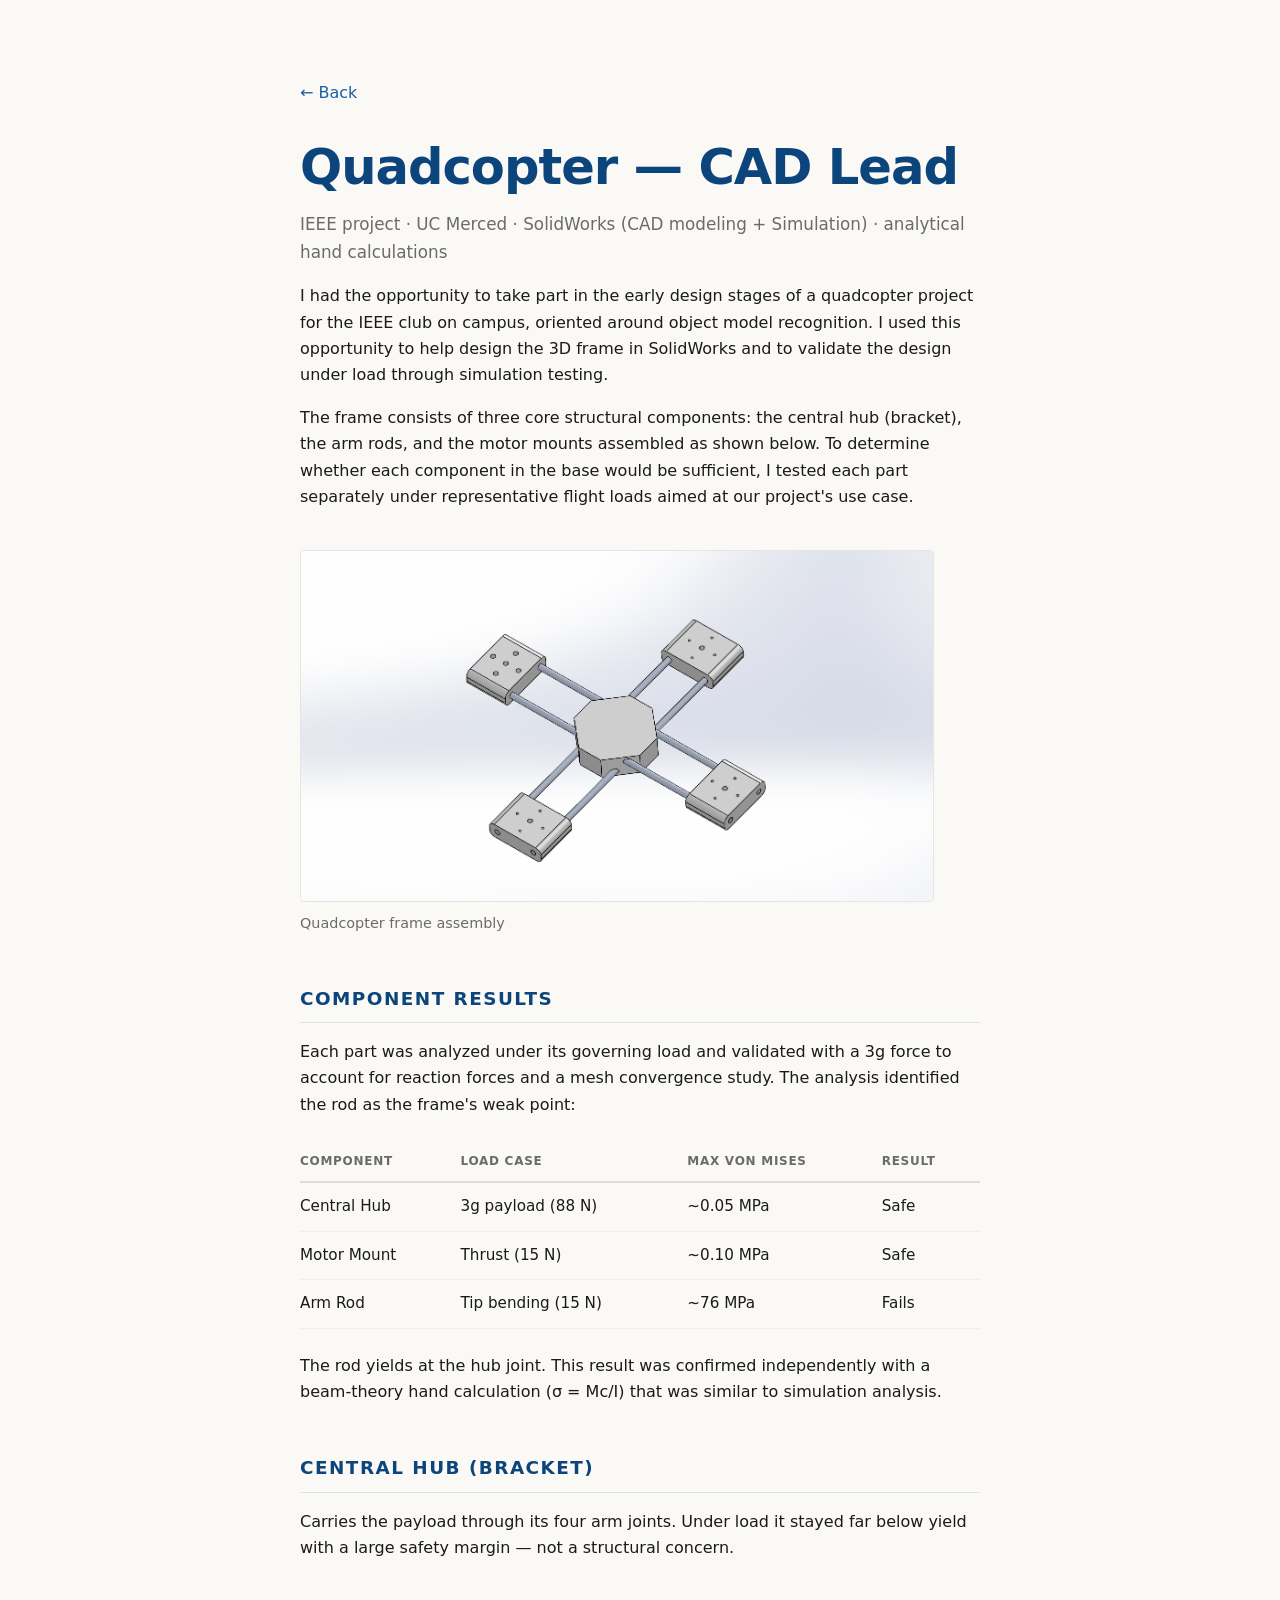
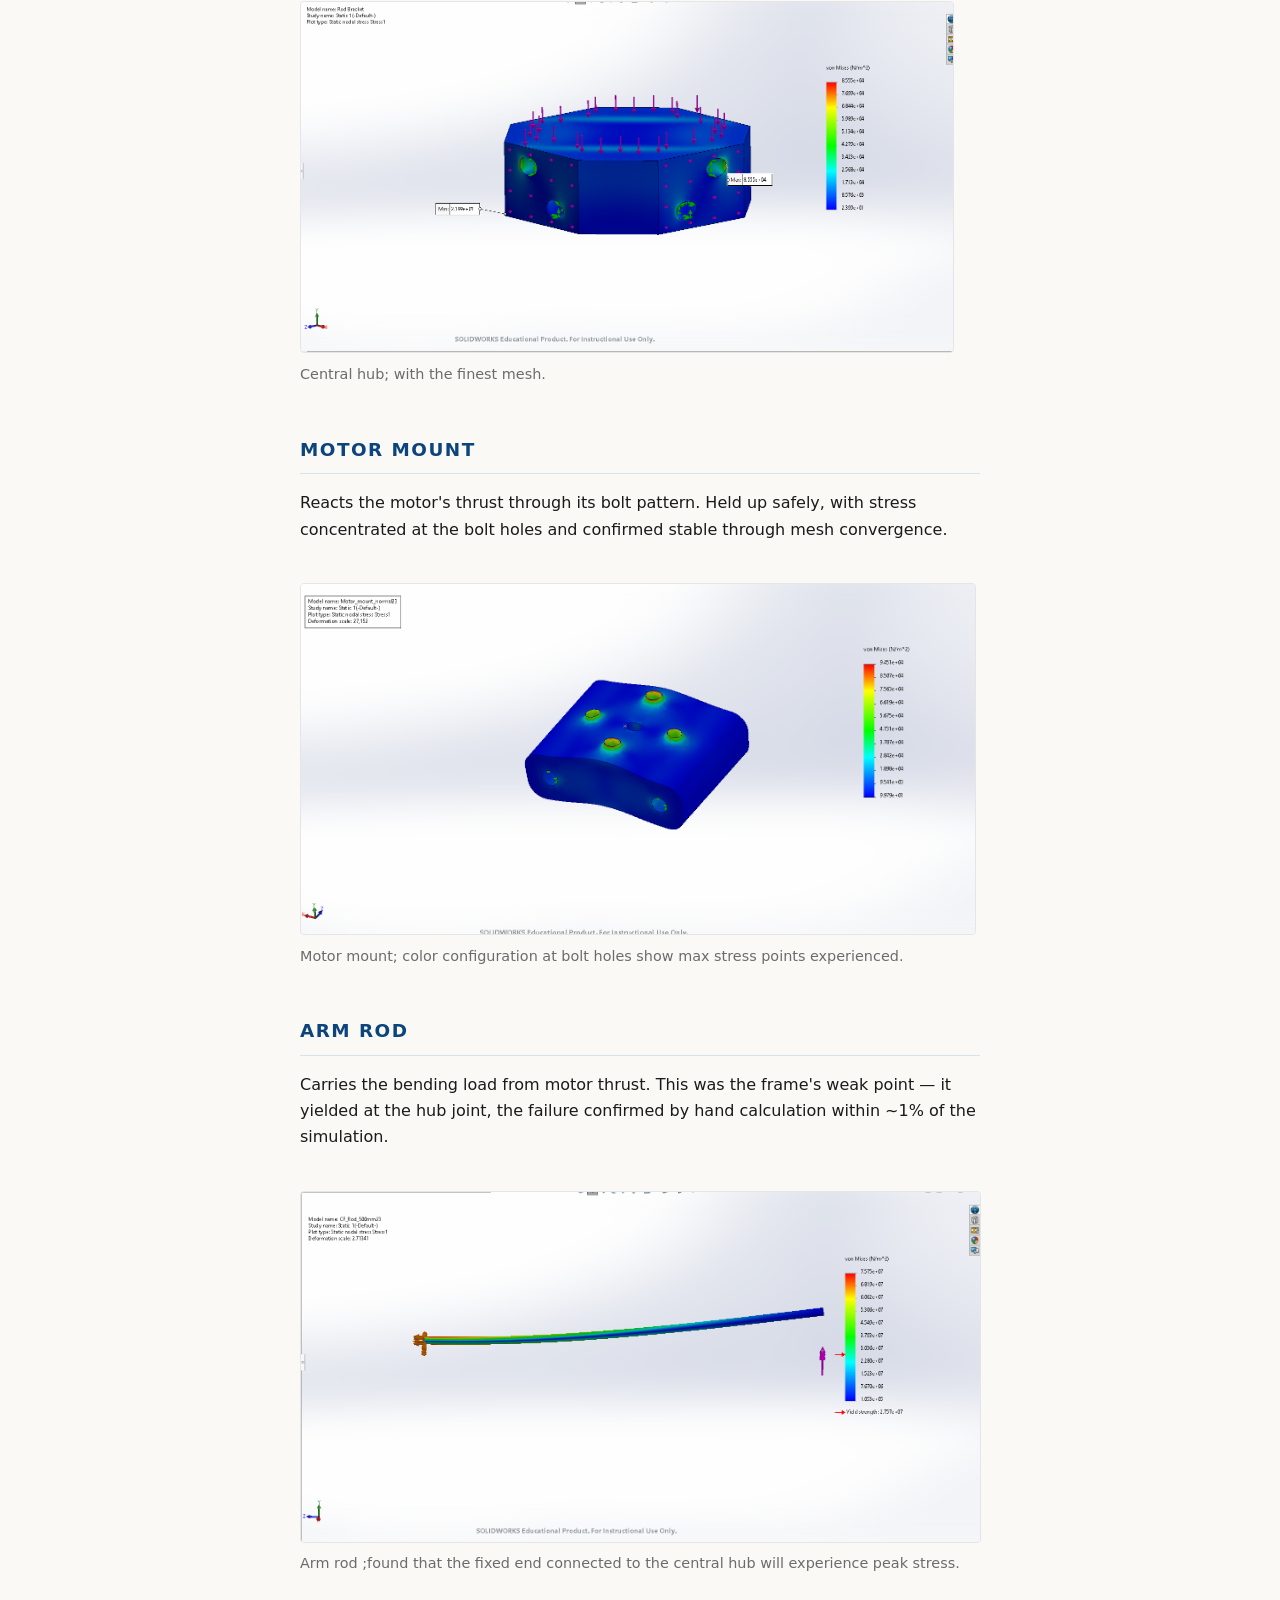
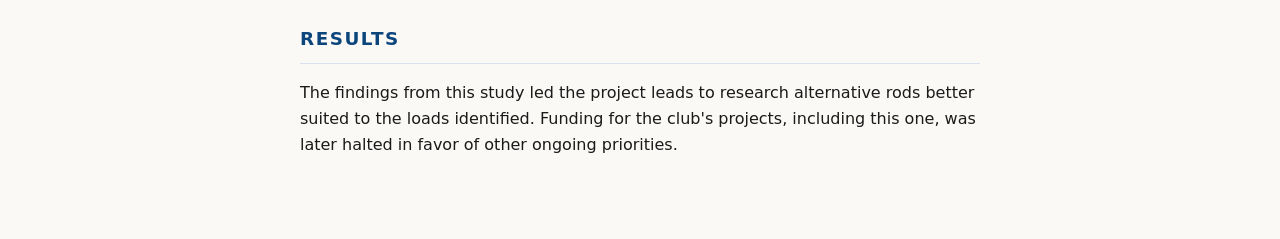
<file: projects/quadcopter.html>
<!DOCTYPE html>
<html lang="en">
<head>
  <meta charset="UTF-8">
  <meta name="viewport" content="width=device-width, initial-scale=1.0">
  <title>Quadcopter — CAD Lead — Mark Talamantes</title>
  <link rel="stylesheet" href="../style.css">
</head>
<body>
  <p><a href="../index.html">&larr; Back</a></p>

  <h1>Quadcopter &mdash; CAD Lead</h1>
  <p class="tagline">IEEE project &middot; UC Merced &middot; SolidWorks (CAD modeling + Simulation) &middot; analytical hand calculations</p>

  <p>I had the opportunity to take part in the early design stages of a quadcopter project for the IEEE club on campus, oriented around object model recognition. I used this opportunity to help design the 3D frame in SolidWorks and to validate the design under load through simulation testing.</p>

  <p>The frame consists of three core structural components: the central hub (bracket), the arm rods, and the motor mounts assembled as shown below. To determine whether each component in the base would be sufficient, I tested each part separately under representative flight loads aimed at our project's use case.</p>

  <figure>
    <img src="../images/Assembly.png" alt="Quadcopter frame assembly">
    <figcaption>Quadcopter frame assembly</figcaption>
  </figure>

  <h2>Component Results</h2>
  <p>Each part was analyzed under its governing load and validated with a 3g force to account for reaction forces and a mesh convergence study. The analysis identified the rod as the frame's weak point:</p>

  <table>
    <tr>
      <th>Component</th>
      <th>Load Case</th>
      <th>Max von Mises</th>
      <th>Result</th>
    </tr>
    <tr>
      <td>Central Hub</td>
      <td>3g payload (88 N)</td>
      <td>~0.05 MPa</td>
      <td>Safe</td>
    </tr>
    <tr>
      <td>Motor Mount</td>
      <td>Thrust (15 N)</td>
      <td>~0.10 MPa</td>
      <td>Safe</td>
    </tr>
    <tr>
      <td>Arm Rod</td>
      <td>Tip bending (15 N)</td>
      <td>~76 MPa</td>
      <td>Fails</td>
    </tr>
  </table>

  <p>The rod yields at the hub joint. This result was confirmed independently with a beam-theory hand calculation (&sigma; = Mc/I) that was similar to simulation analysis.</p>

  <h2>Central Hub (Bracket)</h2>
  <p>Carries the payload through its four arm joints. Under load it stayed far below yield with a large safety margin &mdash; not a structural concern.</p>

  <figure>
    <img src="../images/bracket_c.png" alt="Central hub von Mises stress plot">
    <figcaption>Central hub; with the finest mesh.</figcaption>
  </figure>

  <h2>Motor Mount</h2>
  <p>Reacts the motor's thrust through its bolt pattern. Held up safely, with stress concentrated at the bolt holes and confirmed stable through mesh convergence.</p>

  <figure>
    <img src="../images/motor_mount_b.png" alt="Motor mount von Mises stress plot">
    <figcaption>Motor mount; color configuration at bolt holes show max stress points experienced.</figcaption>
  </figure>

  <h2>Arm Rod</h2>
  <p>Carries the bending load from motor thrust. This was the frame's weak point &mdash; it yielded at the hub joint, the failure confirmed by hand calculation within ~1% of the simulation.</p>

  <figure>
    <img src="../images/Rod.png" alt="Arm rod von Mises bending stress plot">
    <figcaption>Arm rod ;found that the fixed end connected to the central hub will experience peak stress.</figcaption>
  </figure>

  <h2>Results</h2>
  <p>The findings from this study led the project leads to research alternative rods better suited to the loads identified. Funding for the club's projects, including this one, was later halted in favor of other ongoing priorities.</p>

</body>
</html>
</file>
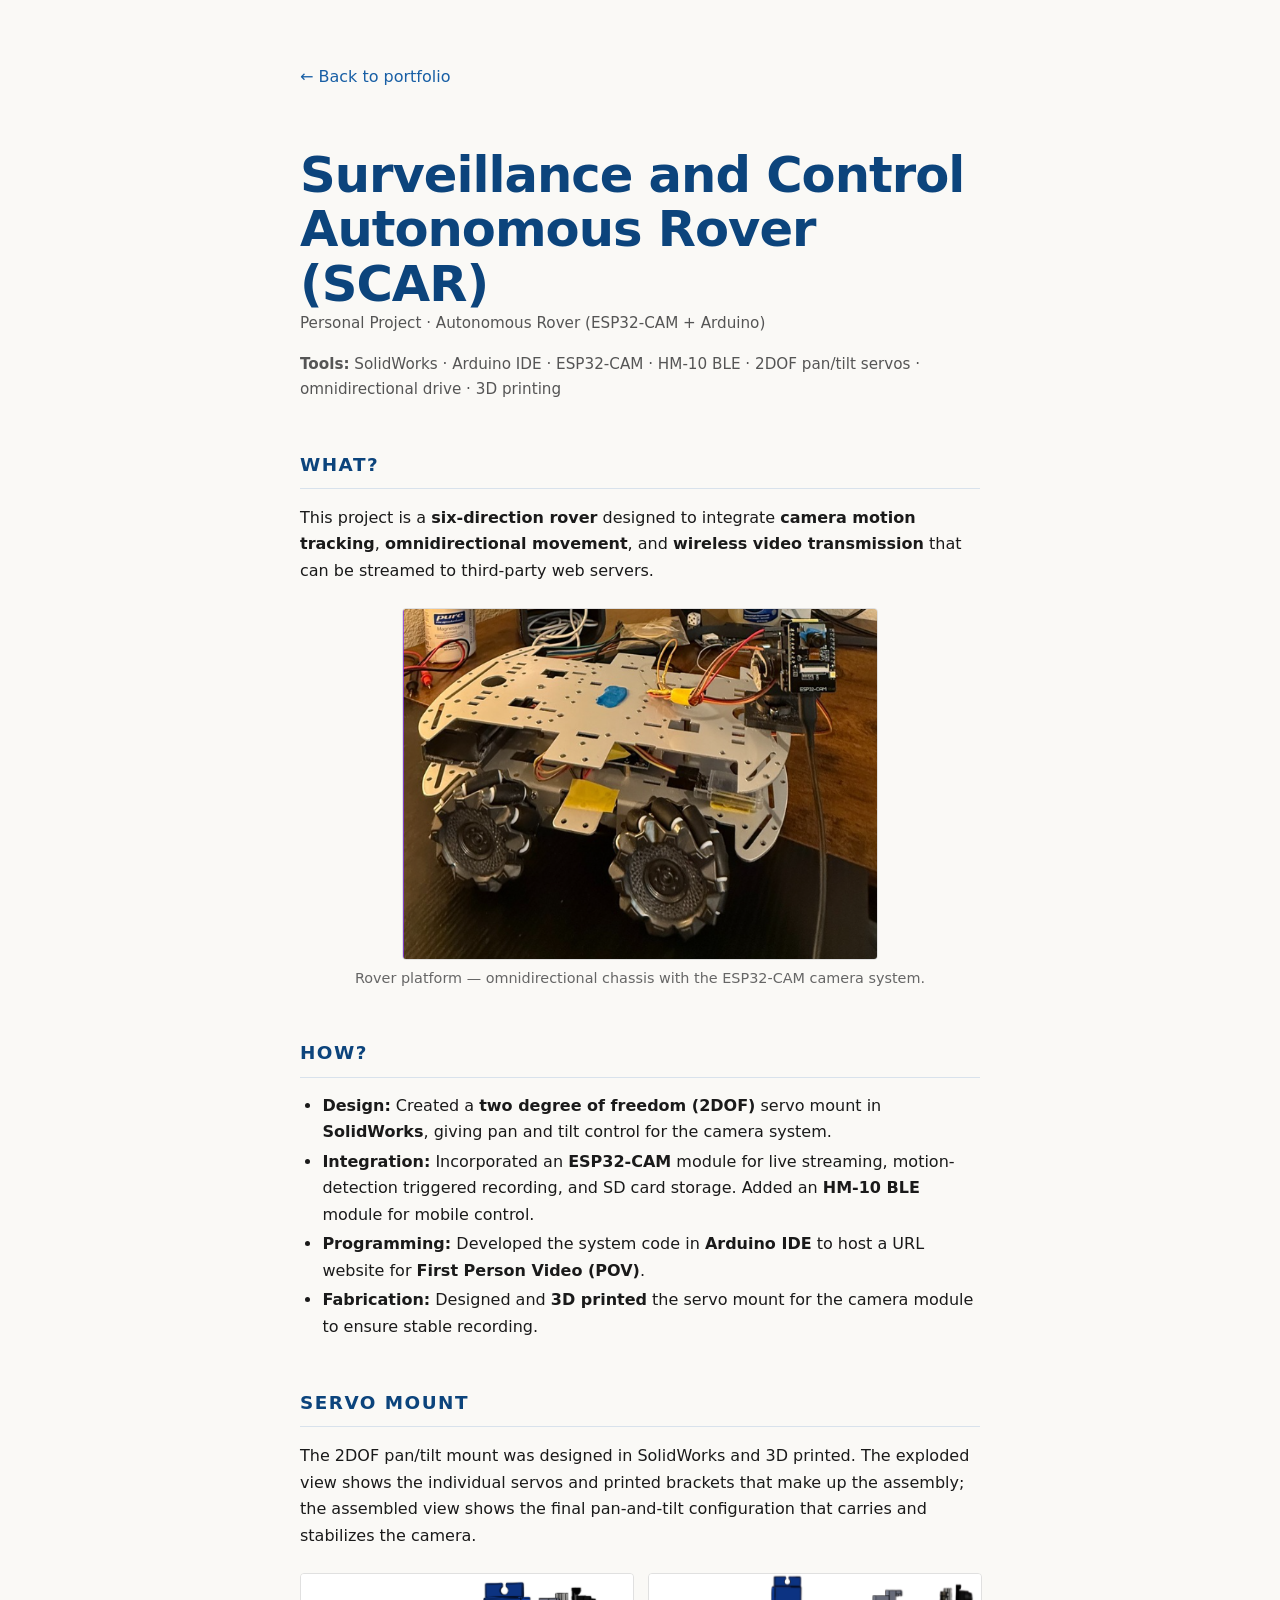
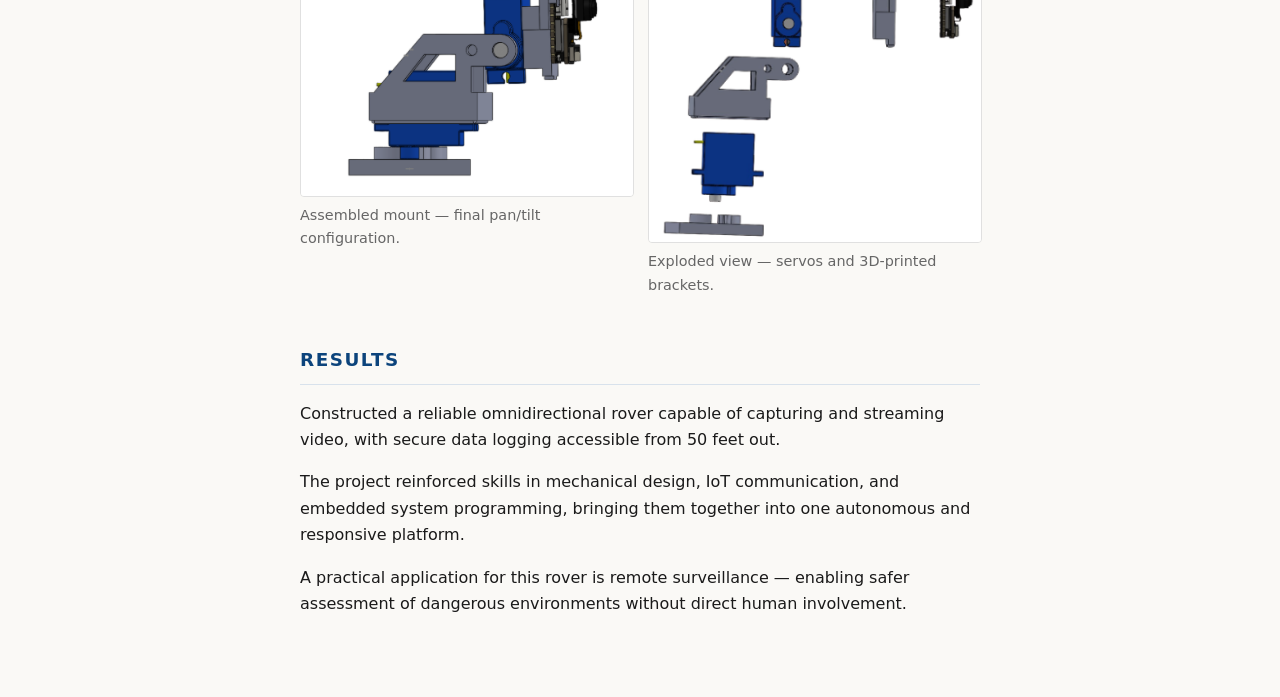
<file: projects/scar-rover.html>
<!DOCTYPE html>
<html lang="en">
<head>
  <meta charset="UTF-8">
  <meta name="viewport" content="width=device-width, initial-scale=1.0">
  <title>Surveillance and Control Autonomous Rover (SCAR) — Marcos Talamantes</title>
  <link rel="stylesheet" href="../style.css">
  <style>
    /* Page-scoped styling only for elements the base stylesheet may not cover.
       Neutral on purpose so it won't fight your existing style.css. */
    .project-meta { color: #555; font-size: 0.95rem; margin-top: -0.25rem; }
    .tools { color: #555; font-size: 0.95rem; }
    figure { margin: 1.5rem 0; }
    figure img { max-width: 100%; height: auto; display: block; border: 1px solid #e0e0e0; }
    figcaption { font-size: 0.9rem; color: #666; margin-top: 0.4rem; }
    .back-link { display: inline-block; margin-bottom: 1.5rem; }
    /* Tighten the list sections: real bullets, no dividers, no extra spacing */
    ul { list-style: disc; padding-left: 1.4rem; margin: 0.5rem 0; }
    ul li { margin: 0.2rem 0; padding: 0; border: none; }
    /* Center a specific figure (image + caption) */
    figure.centered { text-align: center; }
    figure.centered img { margin: 0 auto; }
    /* Two figures side by side; stacks on narrow screens */
    .figure-row { display: flex; gap: 1rem; flex-wrap: wrap; margin: 1.5rem 0; }
    .figure-row figure { flex: 1 1 45%; min-width: 240px; margin: 0; }
  </style>
</head>
<body>
  <a class="back-link" href="../index.html">&larr; Back to portfolio</a>

  <h1>Surveillance and Control Autonomous Rover (SCAR)</h1>
  <p class="project-meta">Personal Project &middot; Autonomous Rover (ESP32-CAM + Arduino)</p>
  <p class="tools"><strong>Tools:</strong> SolidWorks &middot; Arduino IDE &middot; ESP32-CAM &middot; HM-10 BLE &middot; 2DOF pan/tilt servos &middot; omnidirectional drive &middot; 3D printing</p>

  <h2>What?</h2>
  <p>
    This project is a <strong>six-direction rover</strong> designed to integrate
    <strong>camera motion tracking</strong>, <strong>omnidirectional movement</strong>,
    and <strong>wireless video transmission</strong> that can be streamed to
    third-party web servers.
  </p>

  <figure class="centered">
    <img src="../images/scar-rover.png" alt="Surveillance and Control Autonomous Rover chassis with omnidirectional wheels, ESP32-CAM module, and wiring.">
    <figcaption>Rover platform &mdash; omnidirectional chassis with the ESP32-CAM camera system.</figcaption>
  </figure>

  <h2>How?</h2>
  <ul>
    <li><strong>Design:</strong> Created a <strong>two degree of freedom (2DOF)</strong> servo mount in <strong>SolidWorks</strong>, giving pan and tilt control for the camera system.</li>
    <li><strong>Integration:</strong> Incorporated an <strong>ESP32-CAM</strong> module for live streaming, motion-detection triggered recording, and SD card storage. Added an <strong>HM-10 BLE</strong> module for mobile control.</li>
    <li><strong>Programming:</strong> Developed the system code in <strong>Arduino IDE</strong> to host a URL website for <strong>First Person Video (POV)</strong>.</li>
    <li><strong>Fabrication:</strong> Designed and <strong>3D printed</strong> the servo mount for the camera module to ensure stable recording.</li>
  </ul>

  <h2>Servo Mount</h2>
  <p>
    The 2DOF pan/tilt mount was designed in SolidWorks and 3D printed. The exploded
    view shows the individual servos and printed brackets that make up the assembly;
    the assembled view shows the final pan-and-tilt configuration that carries and
    stabilizes the camera.
  </p>
  <div class="figure-row">
    <figure>
      <img src="../images/scar-servo-mount.png" alt="CAD render of the assembled 2DOF pan-and-tilt servo mount.">
      <figcaption>Assembled mount &mdash; final pan/tilt configuration.</figcaption>
    </figure>
    <figure>
      <img src="../images/scar-servo-mount-exploded.png" alt="Exploded CAD view of the 2DOF servo mount showing the individual servos and 3D-printed brackets.">
      <figcaption>Exploded view &mdash; servos and 3D-printed brackets.</figcaption>
    </figure>
  </div>

  <h2>Results</h2>
  <p>
    Constructed a reliable omnidirectional rover capable of capturing and streaming
    video, with secure data logging accessible from 50 feet out.
  </p>
  <p>
    The project reinforced skills in mechanical design, IoT communication, and
    embedded system programming, bringing them together into one autonomous and
    responsive platform.
  </p>
  <p>
    A practical application for this rover is remote surveillance &mdash; enabling
    safer assessment of dangerous environments without direct human involvement.
  </p>
</body>
</html>
</file>
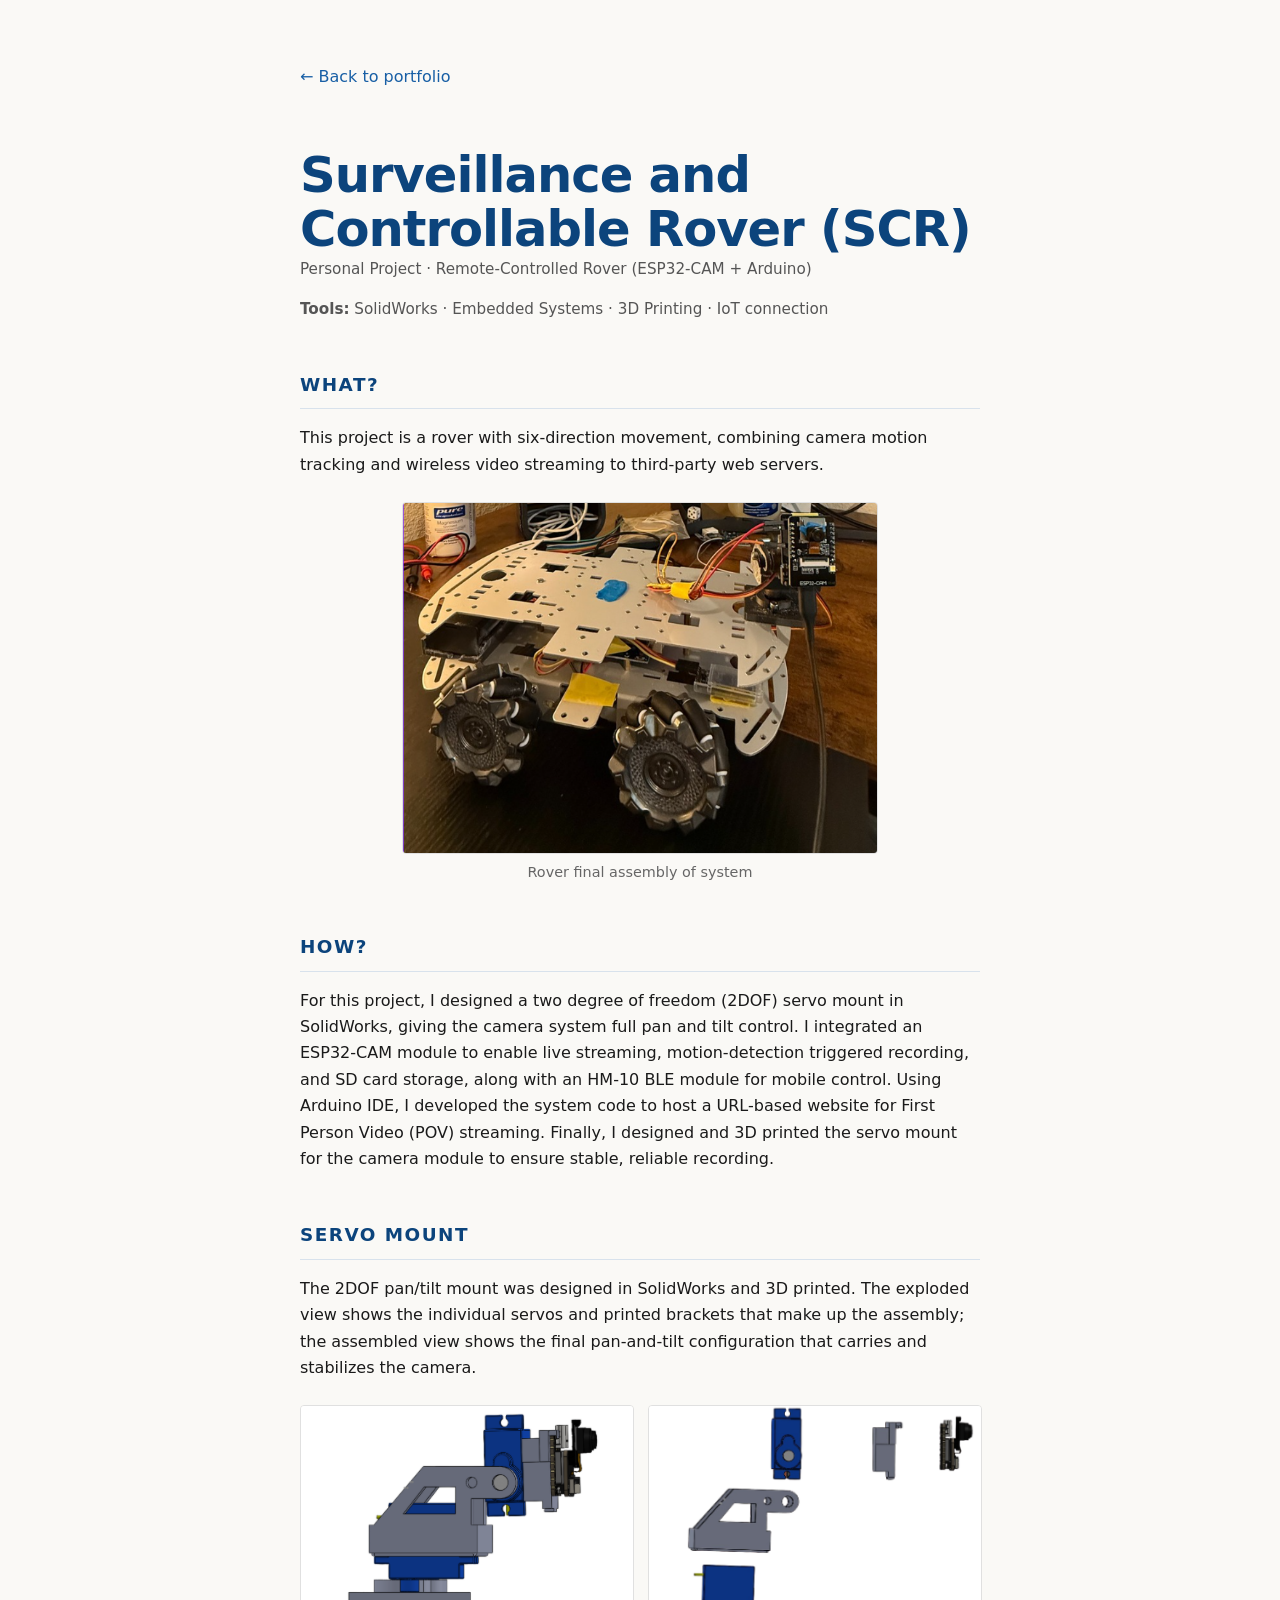
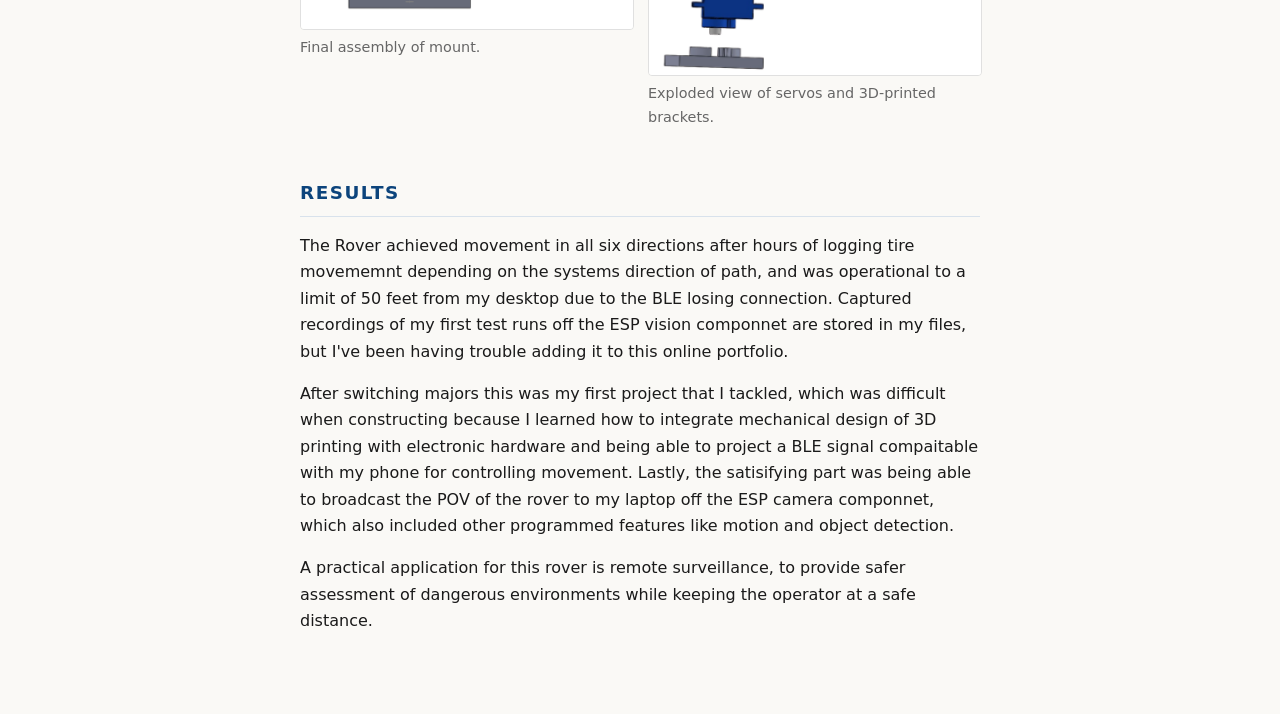
<file: projects/scr-rover.html>
<!DOCTYPE html>
<html lang="en">
<head>
  <meta charset="UTF-8">
  <meta name="viewport" content="width=device-width, initial-scale=1.0">
  <title>Surveillance and Controllable Rover (SCR) — Marcos Talamantes</title>
  <link rel="stylesheet" href="../style.css">
  <style>
    /* Page-scoped styling only for elements the base stylesheet may not cover.
       Neutral on purpose so it won't fight your existing style.css. */
    .project-meta { color: #555; font-size: 0.95rem; margin-top: -0.25rem; }
    .tools { color: #555; font-size: 0.95rem; }
    figure { margin: 1.5rem 0; }
    figure img { max-width: 100%; height: auto; display: block; border: 1px solid #e0e0e0; }
    figcaption { font-size: 0.9rem; color: #666; margin-top: 0.4rem; }
    .back-link { display: inline-block; margin-bottom: 1.5rem; }
    /* Tighten the list sections: real bullets, no dividers, no extra spacing */
    ul { list-style: disc; padding-left: 1.4rem; margin: 0.5rem 0; }
    ul li { margin: 0.2rem 0; padding: 0; border: none; }
    /* Center a specific figure (image + caption) */
    figure.centered { text-align: center; }
    figure.centered img { margin: 0 auto; }
    /* Two figures side by side; stacks on narrow screens */
    .figure-row { display: flex; gap: 1rem; flex-wrap: wrap; margin: 1.5rem 0; }
    .figure-row figure { flex: 1 1 45%; min-width: 240px; margin: 0; }
  </style>
</head>
<body>
  <a class="back-link" href="../index.html">&larr; Back to portfolio</a>

  <h1>Surveillance and Controllable Rover (SCR)</h1>
  <p class="project-meta">Personal Project &middot; Remote-Controlled Rover (ESP32-CAM + Arduino)</p>
  <p class="tools"><strong>Tools:</strong> SolidWorks &middot; Embedded Systems &middot; 3D Printing &middot; IoT connection</p>

  <h2>What?</h2>
   <p>
  This project is a rover with six-direction movement, combining camera motion
  tracking and wireless video streaming to third-party web servers.
</p>


  <figure class="centered">
    <img src="../images/scar-rover.png" alt="Surveillance and Controllable Rover chassis with omnidirectional wheels, ESP32-CAM module, and wiring.">
    <figcaption>Rover final assembly of system</figcaption>
  </figure>


  <h2>How?</h2>
  <p>
    For this project, I designed a two degree of freedom (2DOF) servo mount in
    SolidWorks, giving the camera system full pan and tilt control. I integrated
    an ESP32-CAM module to enable live streaming, motion-detection triggered
    recording, and SD card storage, along with an HM-10 BLE module for mobile
    control. Using Arduino IDE, I developed the system code to host a
    URL-based website for First Person Video (POV) streaming. Finally, I designed
    and 3D printed the servo mount for the camera module to ensure stable,
    reliable recording.
  </p>

  <h2>Servo Mount</h2>
  <p>
    The 2DOF pan/tilt mount was designed in SolidWorks and 3D printed. The exploded
    view shows the individual servos and printed brackets that make up the assembly;
    the assembled view shows the final pan-and-tilt configuration that carries and
    stabilizes the camera.
  </p>
  <div class="figure-row">
    <figure>
      <img src="../images/scar-servo-mount.png" alt="CAD render of the assembled 2DOF pan-and-tilt servo mount.">
      <figcaption>Final assembly of mount.</figcaption>
    </figure>
    <figure>
      <img src="../images/scar-servo-mount-exploded.png" alt="Exploded CAD view of the 2DOF servo mount showing the individual servos and 3D-printed brackets.">
      <figcaption>Exploded view of servos and 3D-printed brackets.</figcaption>
    </figure>
  </div>

  <h2>Results</h2>
  <p>
    The Rover achieved movement in all six directions after hours of logging tire movememnt depending on the systems direction of path, and 
    was operational to a limit of 50 feet from my desktop due to the BLE losing connection. Captured recordings of my first test runs off the ESP vision componnet 
    are stored in my files, but I've been having trouble adding it to this online portfolio. 
  </p>
  <p>
    After switching majors this was my first project that I tackled, which was difficult when constructing because I learned how to integrate mechanical design of 
    3D printing with electronic hardware and being able to project a BLE signal compaitable with my phone for controlling movement. Lastly, the satisifying part was 
    being able to broadcast the POV of the rover to my laptop off the ESP camera componnet, which also included other programmed features like motion and object detection. 
  <p>
    A practical application for this rover is remote surveillance, to provide
    safer assessment of dangerous environments while keeping the operator at a safe
    distance.
  </p>
</body>
</html>
</file>
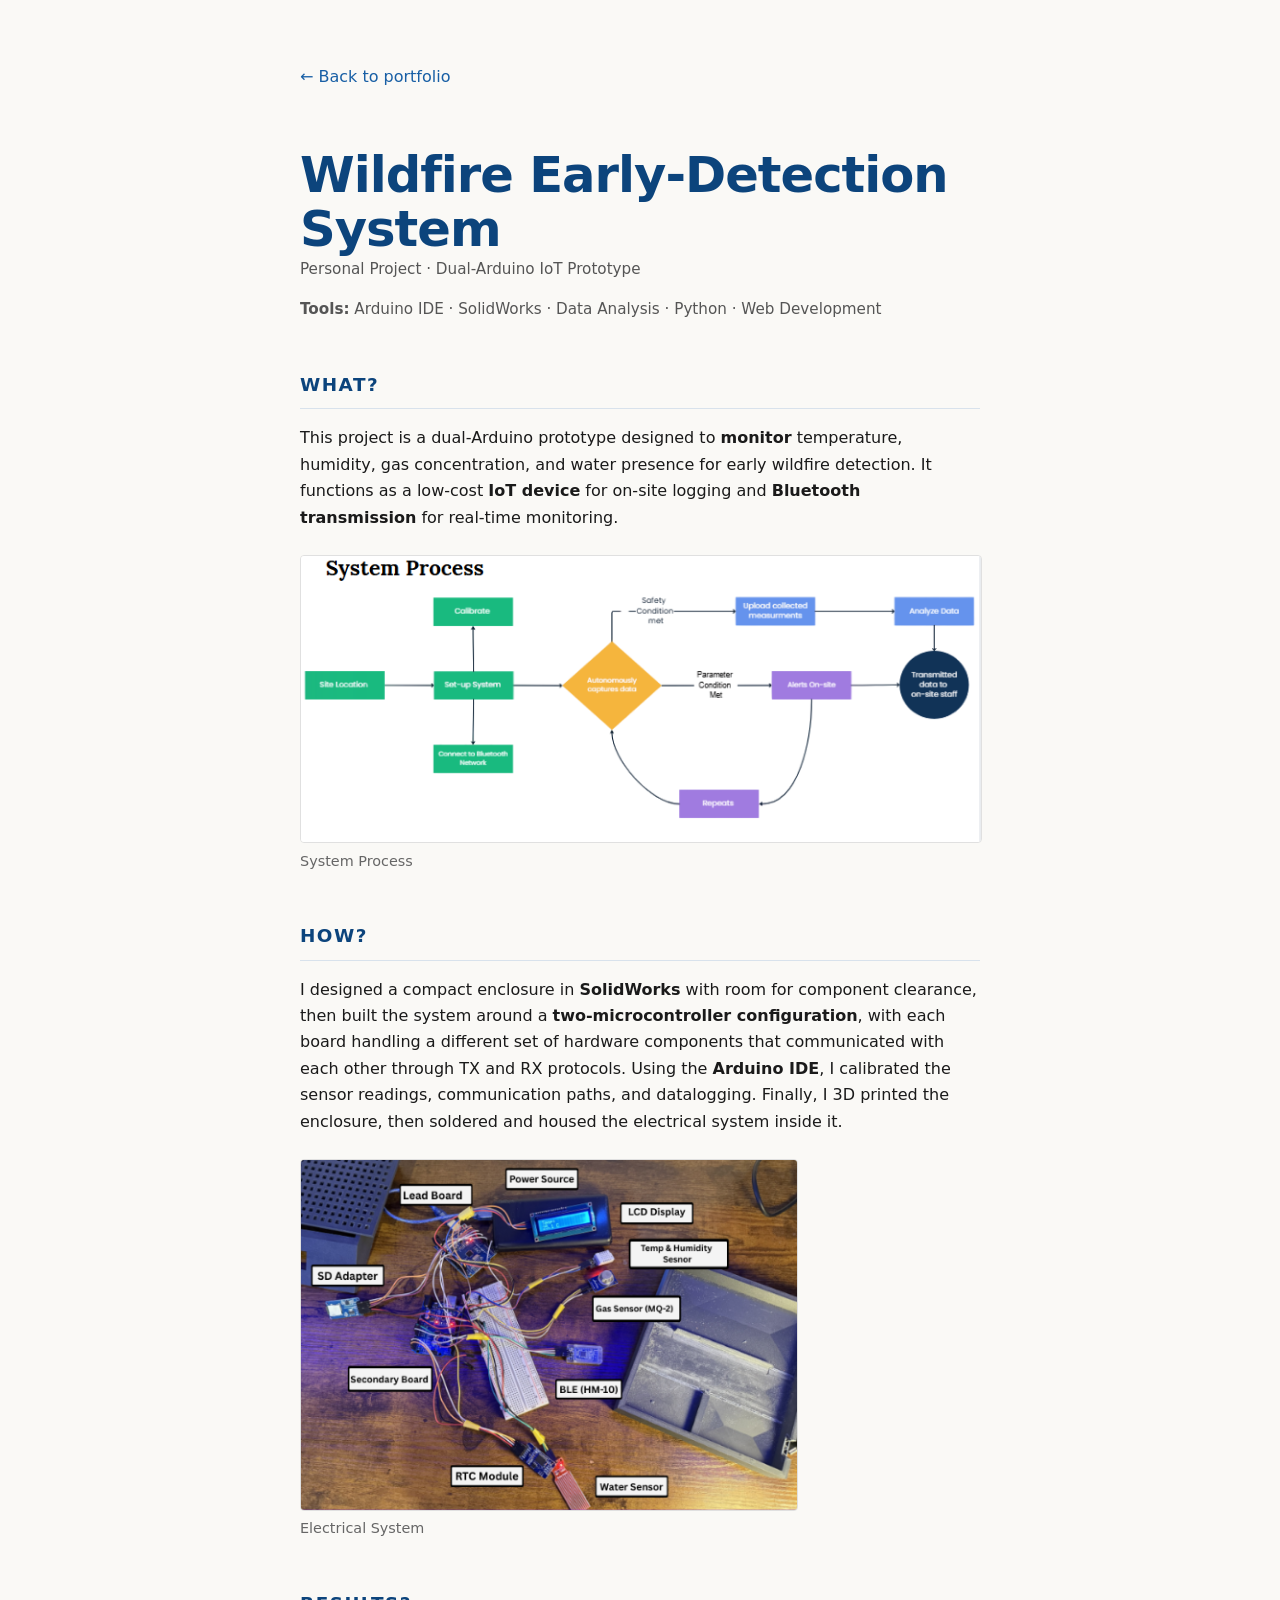
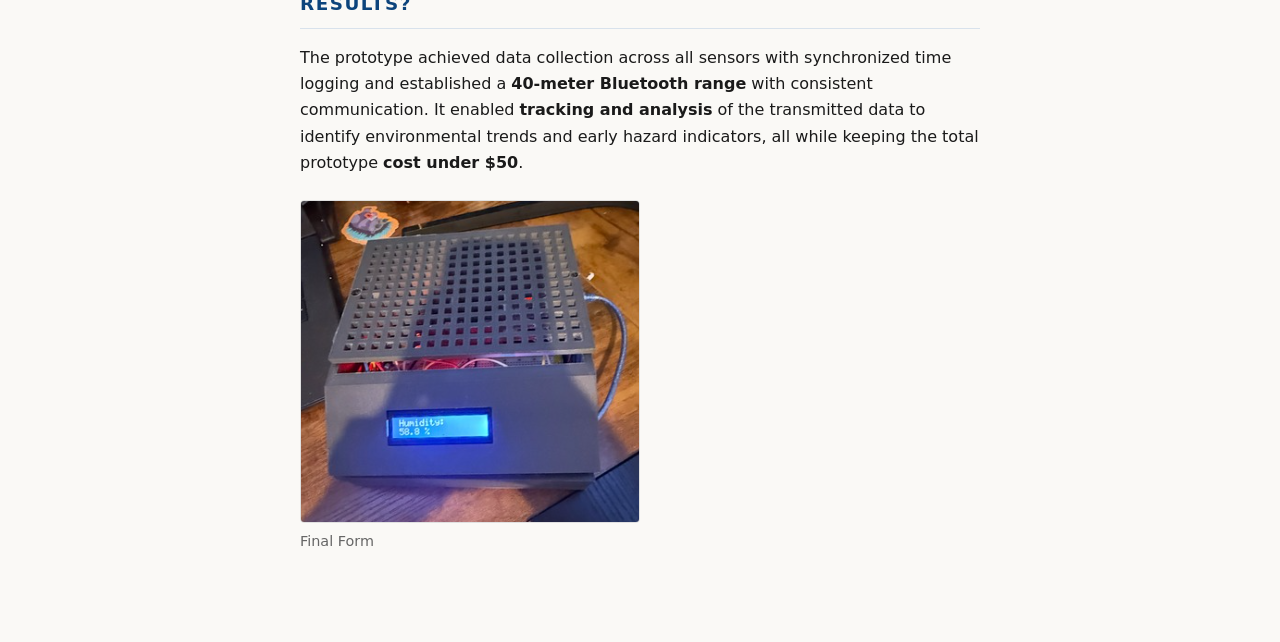
<file: projects/wildfire.html>
<!DOCTYPE html>
<html lang="en">
<head>
  <meta charset="UTF-8">
  <meta name="viewport" content="width=device-width, initial-scale=1.0">
  <title>Wildfire Early-Detection System — Marcos Talamantes</title>
  <link rel="stylesheet" href="../style.css">
  <style>
    /* Page-scoped styling only for elements the base stylesheet may not cover.
       Neutral on purpose so it won't fight your existing style.css. */
    .project-meta { color: #555; font-size: 0.95rem; margin-top: -0.25rem; }
    .tools { color: #555; font-size: 0.95rem; }
    figure { margin: 1.5rem 0; }
    figure img { max-width: 100%; height: auto; display: block; border: 1px solid #e0e0e0; }
    figcaption { font-size: 0.9rem; color: #666; margin-top: 0.4rem; }
    .back-link { display: inline-block; margin-bottom: 1.5rem; }
    /* Tighten the How/Results lists: real bullets, no dividers, no extra spacing */
    ul { list-style: disc; padding-left: 1.4rem; margin: 0.5rem 0; }
    ul li { margin: 0.2rem 0; padding: 0; border: none; }
  </style>
</head>
<body>
  <a class="back-link" href="../index.html">&larr; Back to portfolio</a>

  <h1>Wildfire Early-Detection System</h1>
  <p class="project-meta">Personal Project &middot; Dual-Arduino IoT Prototype</p>
  <p class="tools"><strong>Tools:</strong> Arduino IDE &middot; SolidWorks &middot; Data Analysis &middot; Python &middot; Web Development</p>

  <h2>What?</h2>
  <p>
    This project is a dual-Arduino prototype designed to <strong>monitor</strong>
    temperature, humidity, gas concentration, and water presence for early wildfire
    detection. It functions as a low-cost <strong>IoT device</strong> for on-site
    logging and <strong> Bluetooth transmission</strong> for real-time monitoring.
  </p>

  <figure>
    <img src="../images/Processflow_WEDS.png" alt="System process flowchart: site setup, calibration, autonomous data capture, on-site alerts, and data upload for analysis.">
    <figcaption>System Process</figcaption>
  </figure>

  <h2>How?</h2>
  <p>
    I designed a compact enclosure in <strong>SolidWorks</strong> with room for
    component clearance, then built the system around a
    <strong>two-microcontroller configuration</strong>, with each board handling a
    different set of hardware components that communicated with each other through TX and RX protocols. Using the <strong>Arduino IDE</strong>, I
    calibrated the sensor readings, communication paths, and datalogging. Finally, I
    3D printed the enclosure, then soldered and housed
    the electrical system inside it.
  </p>

  <figure>
    <img src="../images/layout_WEDS.png" alt="Labeled electrical system on a breadboard: lead board, secondary board, power source, LCD display, temp/humidity sensor, MQ-2 gas sensor, water sensor, BLE HM-10 module, RTC module, and SD adapter.">
    <figcaption>Electrical System</figcaption>
  </figure>

  <h2>Results?</h2>
  <p>
    The prototype achieved data collection across all sensors with synchronized time
    logging and established a <strong>40-meter Bluetooth range</strong> with
    consistent communication. It enabled <strong>tracking and
    analysis</strong> of the transmitted data to identify environmental trends and
    early hazard indicators, all while keeping the total prototype
    <strong>cost under $50</strong>.
  </p>

  <figure>
    <img src="../images/Deployment_WEDS.png" alt="Final 3D-printed enclosure housing the system, with the LCD reading a live humidity value.">
    <figcaption>Final Form</figcaption>
  </figure>
</body>
</html>
</file>
<file: style.css>
:root {
  --bg: #faf9f6;
  --text: #1a1a1a;
  --muted: #6b6b6b;
  --accent: #185fa5;
  --accent-dark: #0c447c;
}

body {
  background: var(--bg);
  color: var(--text);
  font-family: -apple-system, "Segoe UI", system-ui, sans-serif;
  line-height: 1.65;
  max-width: 680px;
  margin: 0 auto;
  padding: 4rem 1.5rem;
}

h1 {
  font-size: 3.1rem;      
  line-height: 1.1;       
  margin-bottom: 0.25rem;
  letter-spacing: -0.02em;
  color: var(--accent-dark);
}

h2 {
  font-size: 1.15rem;
  text-transform: uppercase;
  letter-spacing: 0.08em;
  color: var(--accent-dark);
  margin-top: 3rem;
  padding-bottom: 0.5rem;
  border-bottom: 1px solid #d8e2ec;
}

.tagline {
  color: var(--muted);
  font-size: 1.05rem;
}

ul {
  list-style: none;
  padding: 0;
}

li {
  padding: 0.9rem 0;
  border-bottom: 1px solid #eee;
}

a {
  color: var(--accent);
  text-decoration: none;
  font-weight: 500;
}

a:hover {
  color: var(--accent-dark);
  text-decoration: underline;
}

table {
  width: 100%;
  border-collapse: collapse;
  margin: 1.5rem 0;
  font-size: 0.95rem;
}

th {
  text-align: left;
  font-weight: 600;
  color: var(--muted);
  text-transform: uppercase;
  font-size: 0.75rem;
  letter-spacing: 0.06em;
  padding: 0.6rem 0.8rem 0.6rem 0;
  border-bottom: 2px solid #ddd;
}

td {
  padding: 0.7rem 0.8rem 0.7rem 0;
  border-bottom: 1px solid #eee;
}

figure {
  margin: 2.5rem 0;
}

img {
  max-width: 100%;
  max-height: 350px;
  height: auto;
  display: block;
  border: 1px solid #e5e5e5;
  border-radius: 4px;
}

figcaption {
  color: var(--muted);
  font-size: 0.9rem;
  margin-top: 0.6rem;
}

.header {
  display: flex;
  align-items: center;
  gap: 1.5rem;
  margin-bottom: 1.5rem;
}

.header-text {
  flex: 1;
}

.header .headshot {
  max-height: 200px;
  width: auto;
  display: block;
  margin: 0;
  border-radius: 12px;
  border: 3px solid #d8e2ec;
}

@media (max-width: 500px) {
  .header {
    flex-direction: column;
    text-align: center;
  }
}
</file>
